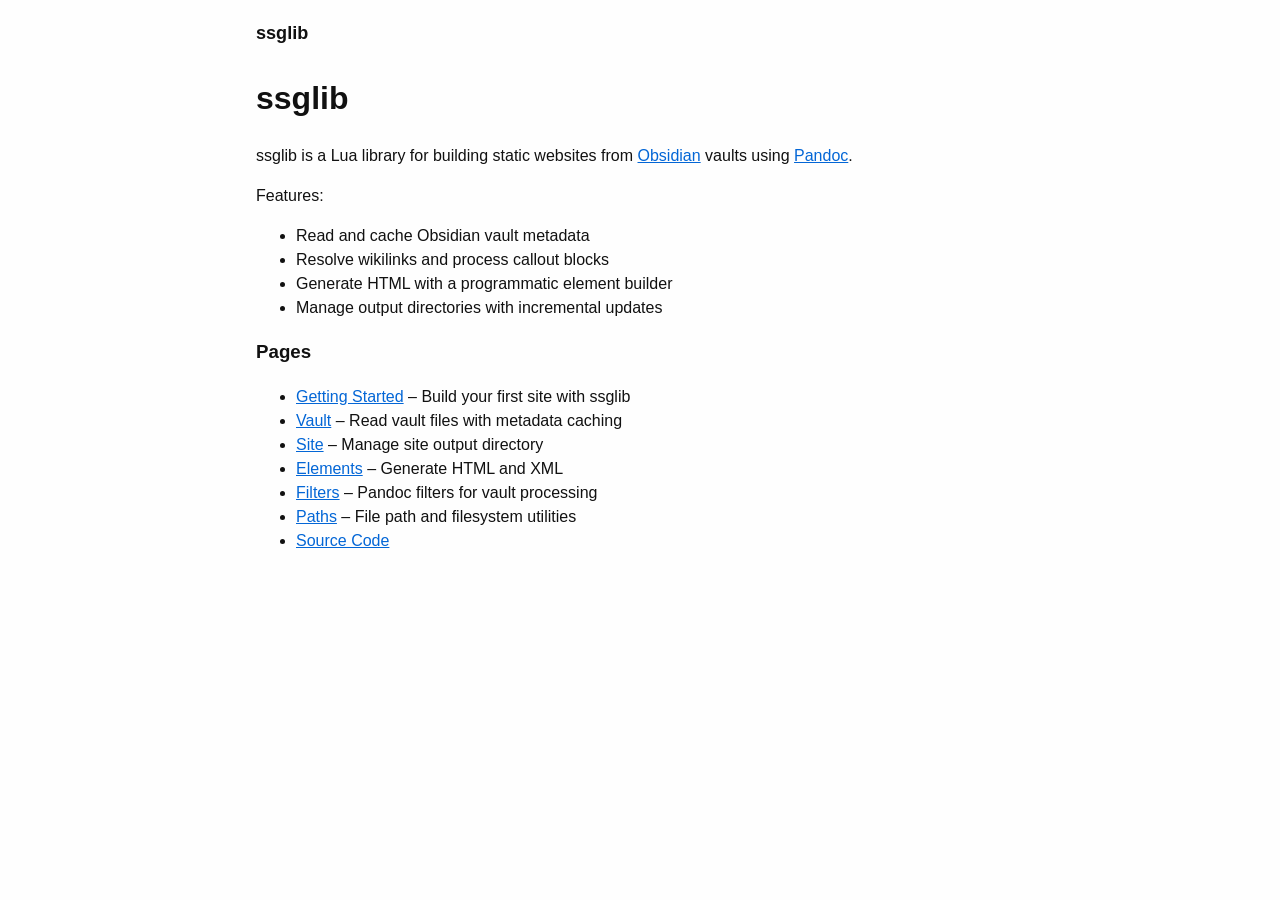
<file: docs/index.html>
<!DOCTYPE html>
<html lang="en">
<head>
<meta charset="utf-8">
<meta content="width=device-width, initial-scale=1.0" name="viewport">
<style>*, *::before, *::after { box-sizing: border-box; }
body {
  color: #111;
  background-color: #fefefe;
  max-width: 50rem;
  padding: 0 1rem 1rem 1rem;
  margin: 0 auto;
  font-family: -apple-system, BlinkMacSystemFont, "Segoe UI", Roboto, Oxygen, Ubuntu, sans-serif;
  line-height: 1.5;
}
nav.top ul { display: flex; flex-wrap: wrap; list-style: none; margin: 0; padding: 0; align-items: end; }
nav.top li:not(:first-child)::before { display: inline-block; margin: 0 0.25rem; content: "|"; }
nav.top li:first-child { font-weight: bold; font-size: 1.13em; }
nav.top a { text-decoration: none; }
nav.top a:hover { text-decoration: underline; }
body > header { margin-top: 1.25rem; margin-bottom: 1.7rem; }
a { color: #0366d6; }
a:hover { color: #0550ae; }
pre { background-color: #f6f8fa; padding: 1em; overflow-x: auto; border-radius: 6px; }
code { font-size: 0.9em; }
:not(pre) > code { background-color: #f6f8fa; padding: 0.15em 0.3em; border-radius: 3px; }
article > h1 { margin-bottom: 0.5rem; }
.callout { border-left: 3px solid #d0d7de; padding: 0.5em 1em; margin: 1em 0; }
.callout-note { border-left-color: #0366d6; }
.callout-warning { border-left-color: #d29922; }
</style>
<title>ssglib</title>
</head>
<body>
<header><nav class="top">
<ul>
<li>ssglib</li>
</ul>
</nav></header>
<main>
<header>
<h1>ssglib</h1>
</header>
<p>ssglib is a Lua library for building static websites from <a
href="https://obsidian.md">Obsidian</a> vaults using <a
href="https://pandoc.org">Pandoc</a>.</p>
<p>Features:</p>
<ul>
<li>Read and cache Obsidian vault metadata</li>
<li>Resolve wikilinks and process callout blocks</li>
<li>Generate HTML with a programmatic element builder</li>
<li>Manage output directories with incremental updates</li>
</ul>
<h3>Pages</h3>
<ul>
<li><a href="/ssglib/getting-started/">Getting Started</a> – Build your
first site with ssglib</li>
<li><a href="/ssglib/vault/">Vault</a> – Read vault files with metadata
caching</li>
<li><a href="/ssglib/site/">Site</a> – Manage site output directory</li>
<li><a href="/ssglib/elements/">Elements</a> – Generate HTML and
XML</li>
<li><a href="/ssglib/filters/">Filters</a> – Pandoc filters for vault
processing</li>
<li><a href="/ssglib/paths/">Paths</a> – File path and filesystem
utilities</li>
<li><a href="https://github.com/garyburd/ssglib">Source Code</a></li>
</ul></main>
</body>
</html>
</file>
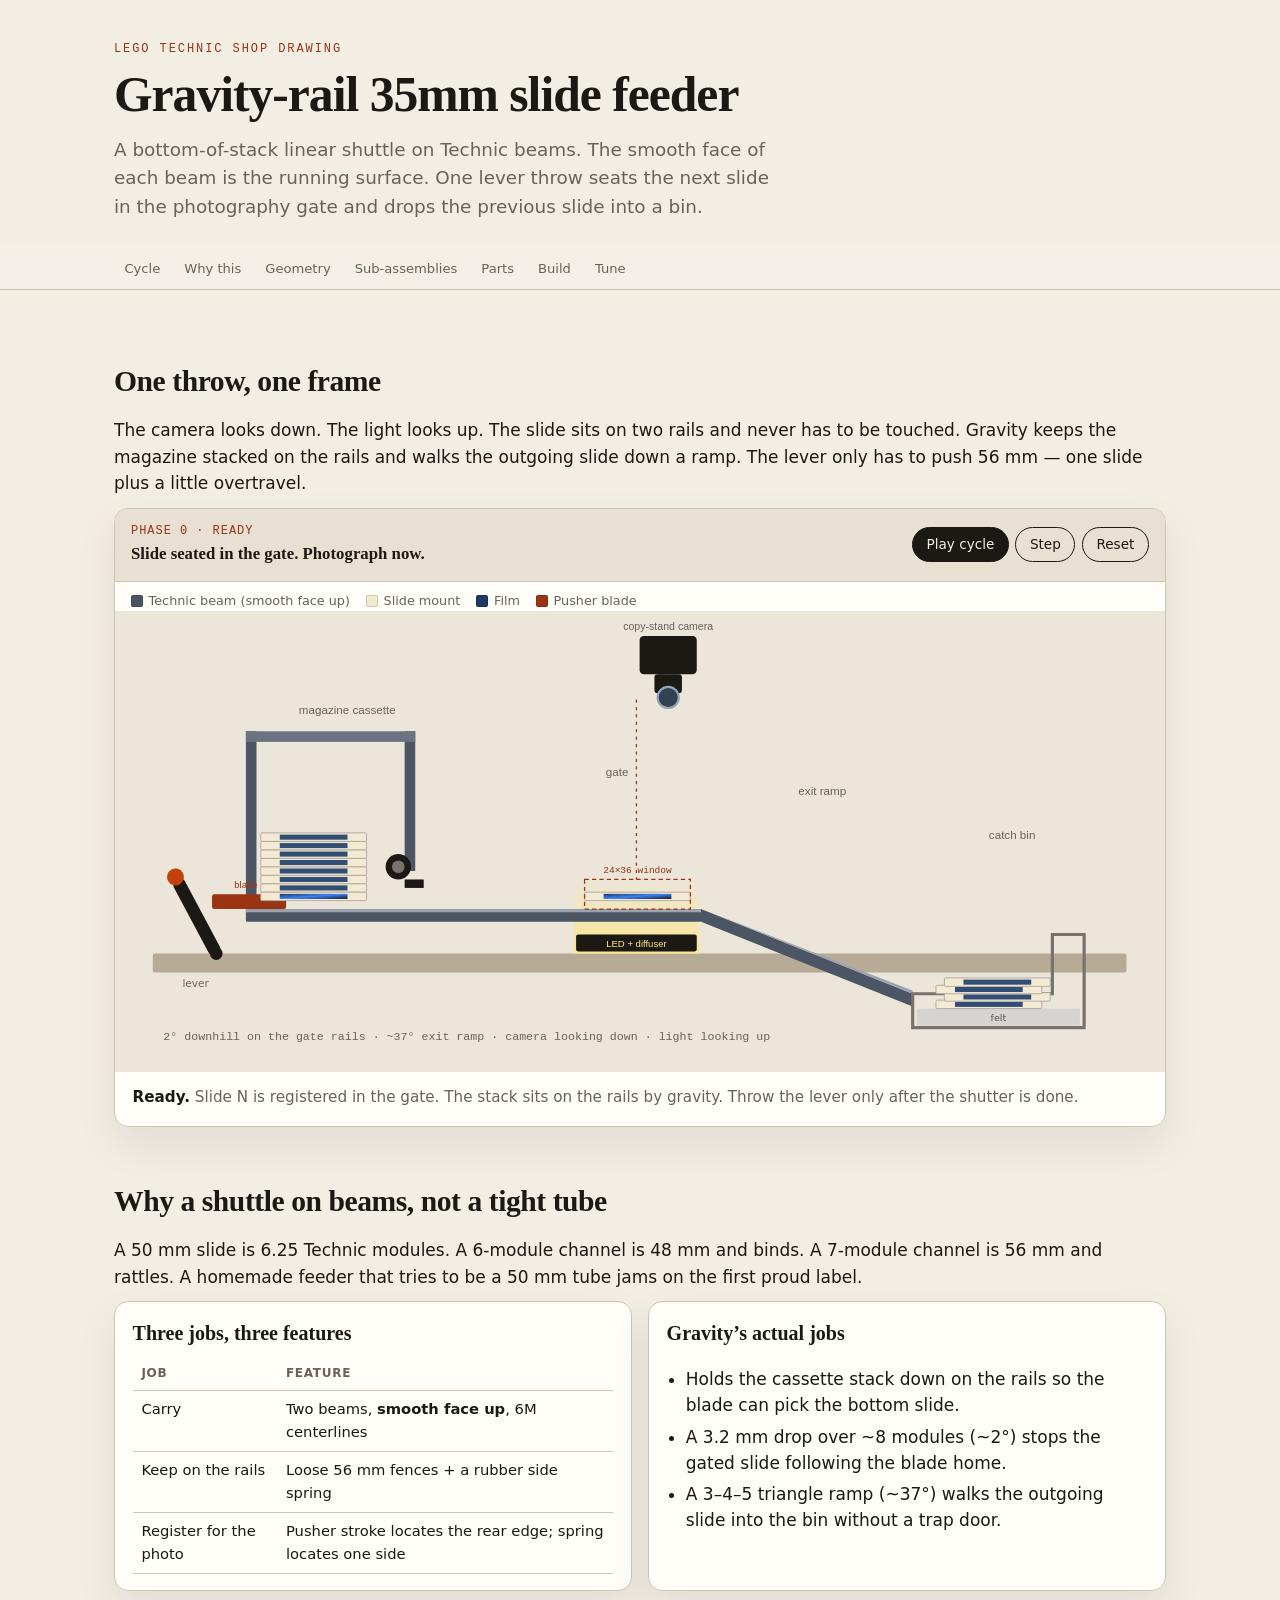
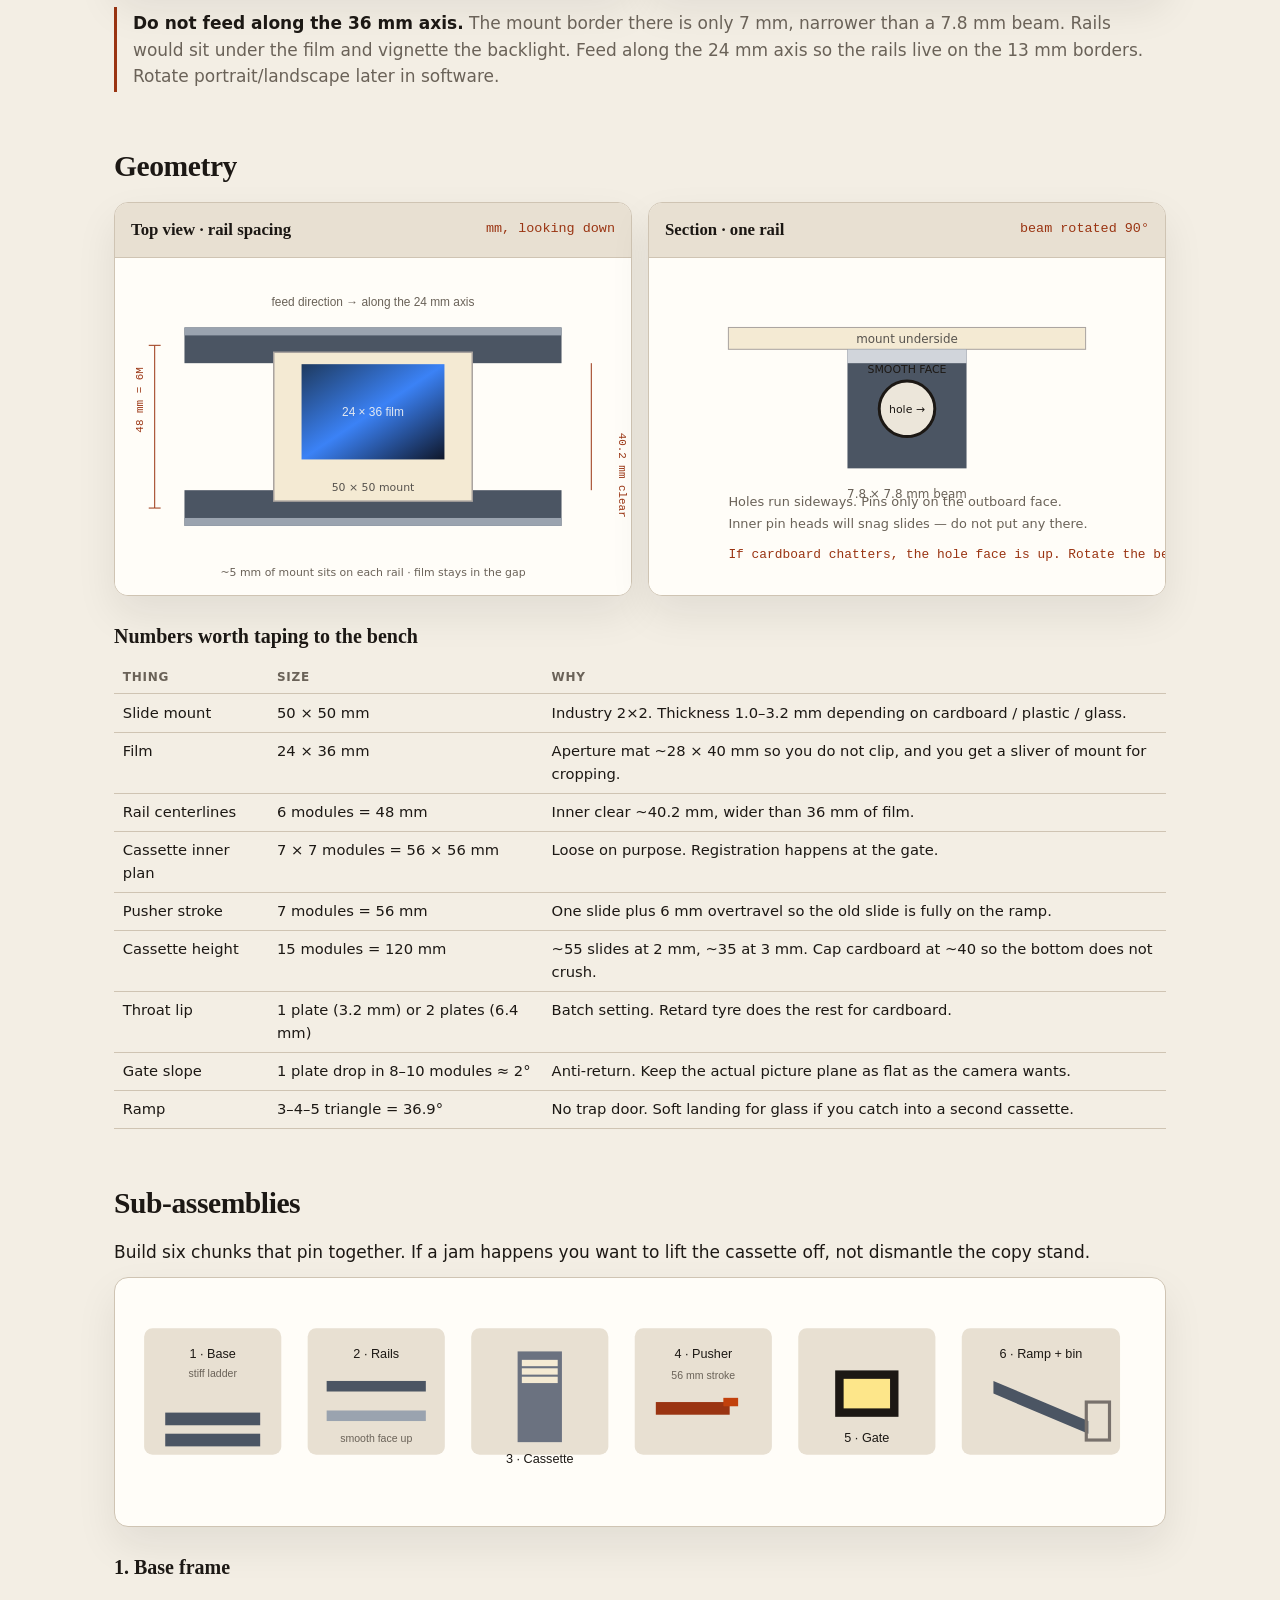
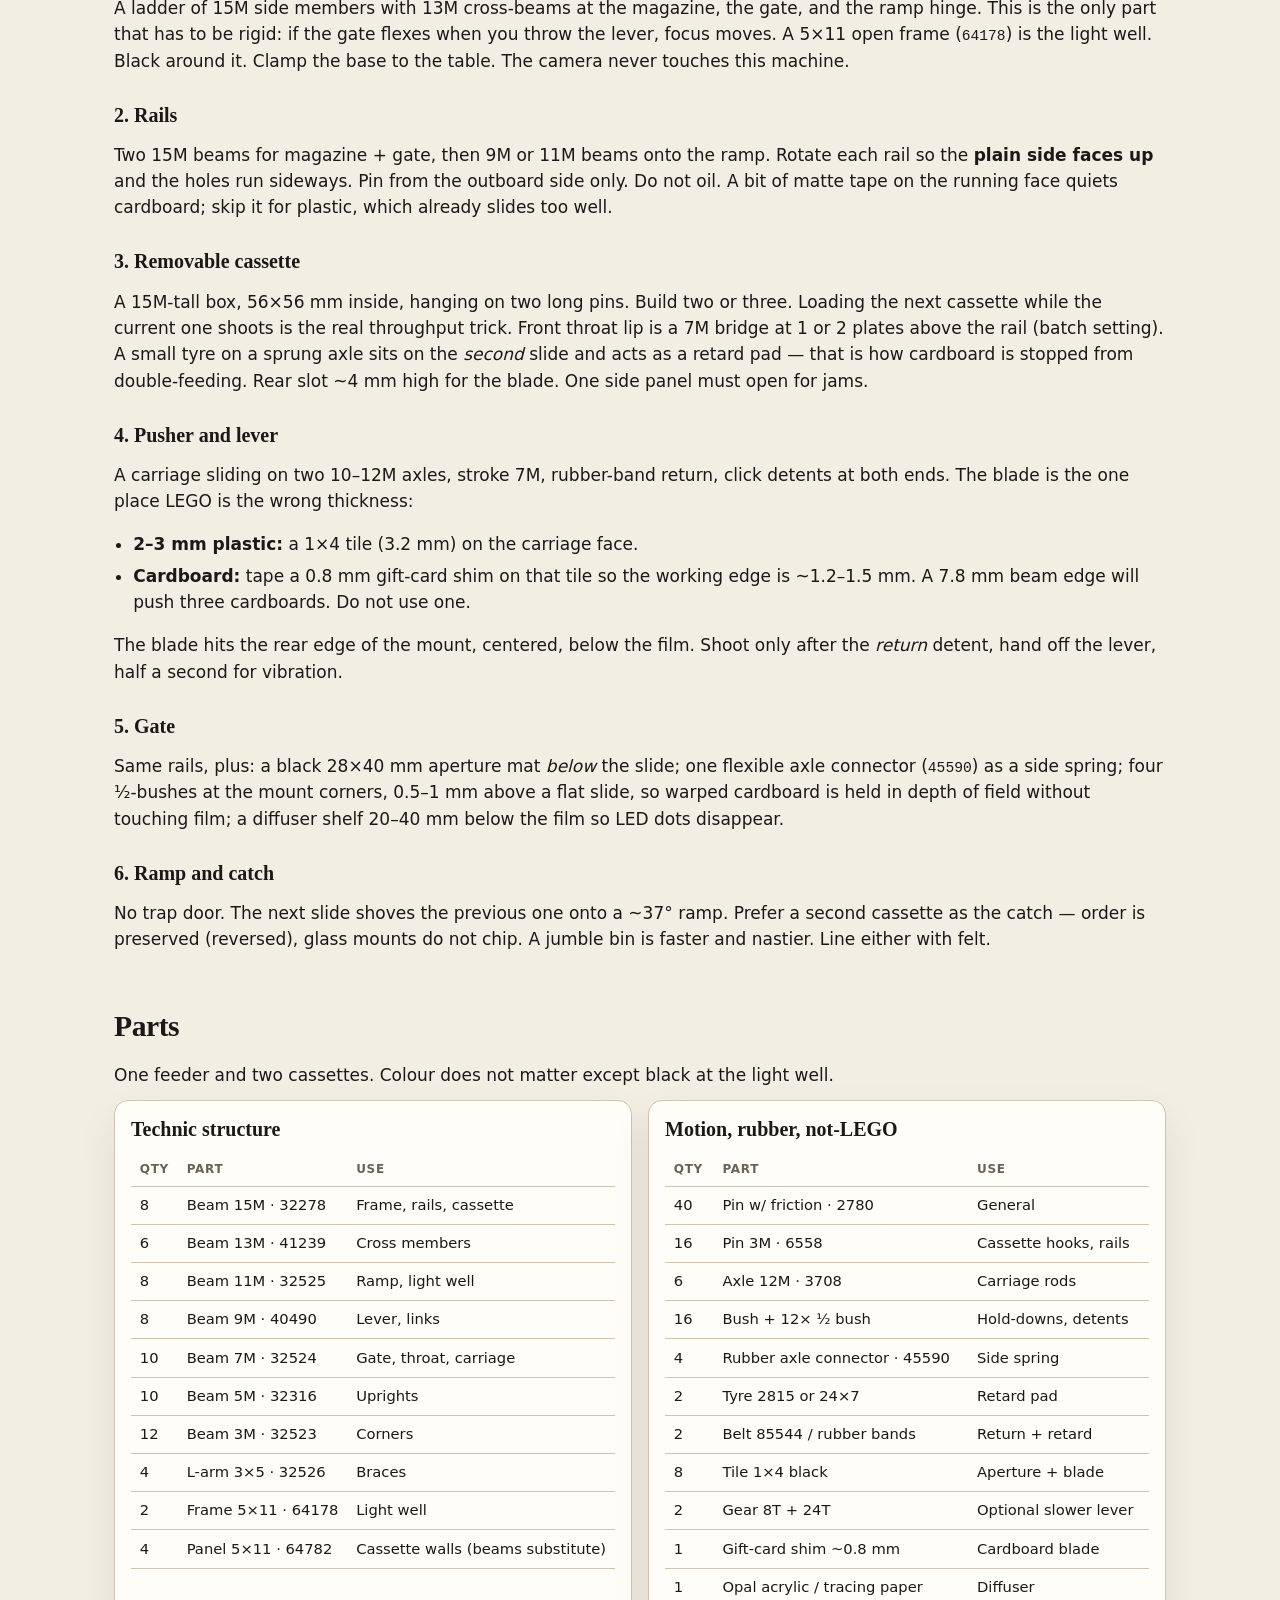
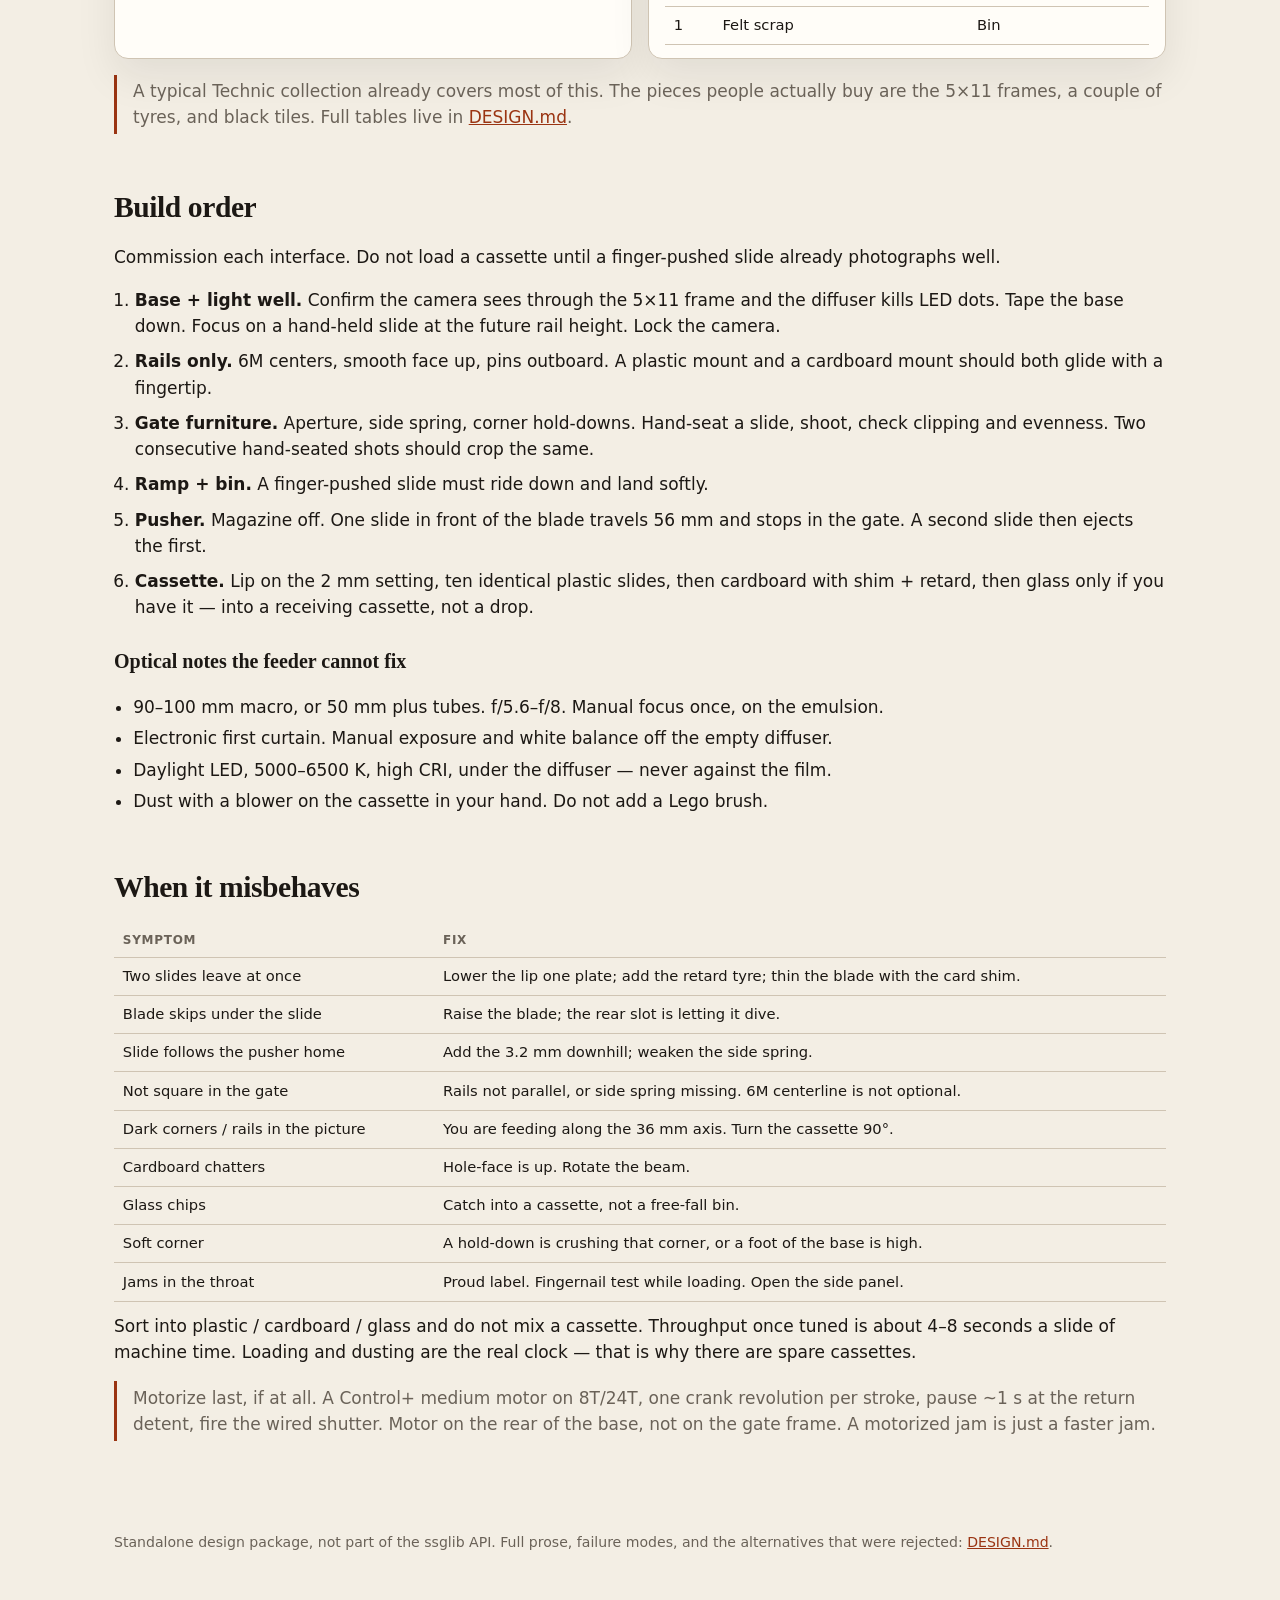
<file: slide-feeder/index.html>
<!DOCTYPE html>
<html lang="en">
<head>
  <meta charset="utf-8">
  <meta name="viewport" content="width=device-width, initial-scale=1">
  <title>Gravity-rail 35mm slide feeder — LEGO Technic</title>
  <link rel="icon" href="data:image/svg+xml,%3Csvg xmlns='http://www.w3.org/2000/svg' viewBox='0 0 16 16'%3E%3Crect fill='%239a3412' width='16' height='16' rx='3'/%3E%3Crect fill='%23f4ead3' x='4' y='5' width='8' height='6'/%3E%3C/svg%3E">
  <style>
    :root {
      --paper: #f3eee4;
      --paper-2: #e8e0d2;
      --ink: #1c1814;
      --muted: #6a6258;
      --line: #cfc4b3;
      --accent: #9a3412;
      --accent-2: #c2410c;
      --beam: #4b5563;
      --beam-2: #6b7280;
      --slide: #f4ead3;
      --slide-edge: #c4b394;
      --film: #1e3a5f;
      --ok: #3f6212;
      --warn: #92400e;
      --shadow: 0 18px 40px rgba(28, 24, 20, 0.08);
      --mono: ui-monospace, "SF Mono", Menlo, Consolas, monospace;
      --sans: ui-sans-serif, system-ui, -apple-system, "Segoe UI", sans-serif;
      --serif: "Iowan Old Style", "Palatino Linotype", Palatino, Georgia, serif;
    }
    * { box-sizing: border-box; }
    html { scroll-behavior: smooth; }
    body {
      margin: 0;
      background: var(--paper);
      color: var(--ink);
      font-family: var(--sans);
      font-size: 17px;
      line-height: 1.55;
    }
    header.hero {
      padding: 2.5rem 1.5rem 1.5rem;
      max-width: 1100px;
      margin: 0 auto;
    }
    header.hero p.kicker {
      font-family: var(--mono);
      font-size: 12px;
      letter-spacing: 0.16em;
      text-transform: uppercase;
      color: var(--accent);
      margin: 0 0 0.6rem;
    }
    h1 {
      font-family: var(--serif);
      font-weight: 600;
      font-size: clamp(2rem, 5vw, 3.1rem);
      line-height: 1.1;
      margin: 0 0 0.8rem;
      letter-spacing: -0.02em;
    }
    .lede {
      font-size: 1.15rem;
      color: var(--muted);
      max-width: 42rem;
      margin: 0;
    }
    nav.toc {
      position: sticky;
      top: 0;
      z-index: 20;
      background: color-mix(in srgb, var(--paper) 88%, white);
      backdrop-filter: blur(10px);
      border-bottom: 1px solid var(--line);
    }
    nav.toc ul {
      display: flex;
      gap: 0.2rem;
      list-style: none;
      margin: 0 auto;
      padding: 0.55rem 1.5rem;
      max-width: 1100px;
      overflow-x: auto;
    }
    nav.toc a {
      color: var(--muted);
      text-decoration: none;
      font-size: 0.82rem;
      padding: 0.35rem 0.65rem;
      border-radius: 999px;
      white-space: nowrap;
    }
    nav.toc a:hover { color: var(--ink); background: var(--paper-2); }
    main {
      max-width: 1100px;
      margin: 0 auto;
      padding: 1.5rem;
    }
    section { margin: 2.8rem 0 3.2rem; }
    h2 {
      font-family: var(--serif);
      font-size: 1.85rem;
      margin: 0 0 0.8rem;
      letter-spacing: -0.015em;
    }
    h3 {
      font-family: var(--serif);
      font-size: 1.25rem;
      margin: 1.6rem 0 0.5rem;
    }
    p { margin: 0.7rem 0; }
    a { color: var(--accent); }
    .panel {
      background: #fffdf8;
      border: 1px solid var(--line);
      border-radius: 14px;
      box-shadow: var(--shadow);
      overflow: hidden;
    }
    .panel-head {
      display: flex;
      flex-wrap: wrap;
      gap: 0.7rem;
      align-items: center;
      justify-content: space-between;
      padding: 0.85rem 1rem;
      border-bottom: 1px solid var(--line);
      background: var(--paper-2);
    }
    .panel-head h3 { margin: 0; font-size: 1.05rem; }
    .phase-label {
      font-family: var(--mono);
      font-size: 12px;
      letter-spacing: 0.08em;
      text-transform: uppercase;
      color: var(--accent);
    }
    .controls { display: flex; gap: 0.4rem; flex-wrap: wrap; }
    button {
      font: inherit;
      font-size: 0.85rem;
      border: 1px solid var(--ink);
      background: var(--ink);
      color: var(--paper);
      border-radius: 999px;
      padding: 0.35rem 0.85rem;
      cursor: pointer;
    }
    button.ghost {
      background: transparent;
      color: var(--ink);
    }
    button:hover { opacity: 0.88; }
    .stage { padding: 0.4rem 0.4rem 0; background: #ece6da; }
    svg.machine { display: block; width: 100%; height: auto; }
    .caption {
      padding: 0.85rem 1.1rem 1.05rem;
      color: var(--muted);
      font-size: 0.95rem;
    }
    .caption strong { color: var(--ink); }
    .grid-2 {
      display: grid;
      grid-template-columns: 1fr 1fr;
      gap: 1rem;
    }
    @media (max-width: 820px) { .grid-2 { grid-template-columns: 1fr; } }
    table {
      width: 100%;
      border-collapse: collapse;
      font-size: 0.92rem;
    }
    th, td {
      text-align: left;
      padding: 0.45rem 0.55rem;
      border-bottom: 1px solid var(--line);
      vertical-align: top;
    }
    th { font-size: 0.75rem; letter-spacing: 0.06em; text-transform: uppercase; color: var(--muted); font-weight: 600; }
    .callout {
      border-left: 3px solid var(--accent);
      padding: 0.2rem 0 0.2rem 1rem;
      margin: 1rem 0;
      color: var(--muted);
    }
    .callout strong { color: var(--ink); }
    ul.plain { padding-left: 1.2rem; }
    ul.plain li { margin: 0.3rem 0; }
    .dims { font-family: var(--mono); font-size: 0.84rem; color: var(--accent); }
    footer {
      max-width: 1100px;
      margin: 0 auto;
      padding: 1rem 1.5rem 3rem;
      color: var(--muted);
      font-size: 0.88rem;
    }
    code { font-family: var(--mono); font-size: 0.86em; }
    .legend {
      display: flex;
      gap: 1rem;
      flex-wrap: wrap;
      font-size: 0.8rem;
      color: var(--muted);
      padding: 0.6rem 1rem 0;
    }
    .legend span { display: flex; align-items: center; gap: 0.35rem; }
    .swatch {
      width: 12px; height: 12px; border-radius: 2px;
      border: 1px solid rgba(0,0,0,0.15);
    }
    ol.build { padding-left: 1.3rem; }
    ol.build li { margin: 0.55rem 0; }
  </style>
</head>
<body>
  <header class="hero">
    <p class="kicker">LEGO Technic shop drawing</p>
    <h1>Gravity-rail 35mm slide feeder</h1>
    <p class="lede">
      A bottom-of-stack linear shuttle on Technic beams. The smooth face of each beam is the running surface.
      One lever throw seats the next slide in the photography gate and drops the previous slide into a bin.
    </p>
  </header>
  <nav class="toc">
    <ul>
      <li><a href="#cycle">Cycle</a></li>
      <li><a href="#why">Why this</a></li>
      <li><a href="#geometry">Geometry</a></li>
      <li><a href="#sub">Sub-assemblies</a></li>
      <li><a href="#bom">Parts</a></li>
      <li><a href="#build">Build</a></li>
      <li><a href="#tune">Tune</a></li>
    </ul>
  </nav>
  <main>
    <section id="cycle">
      <h2>One throw, one frame</h2>
      <p>
        The camera looks down. The light looks up. The slide sits on two rails and never has to be touched.
        Gravity keeps the magazine stacked on the rails and walks the outgoing slide down a ramp.
        The lever only has to push 56&nbsp;mm — one slide plus a little overtravel.
      </p>
      <div class="panel">
        <div class="panel-head">
          <div>
            <div class="phase-label" id="phaseTag">Phase 0 · ready</div>
            <h3 id="phaseTitle">Slide seated in the gate. Photograph now.</h3>
          </div>
          <div class="controls">
            <button type="button" id="btnPlay">Play cycle</button>
            <button type="button" class="ghost" id="btnStep">Step</button>
            <button type="button" class="ghost" id="btnReset">Reset</button>
          </div>
        </div>
        <div class="legend">
          <span><i class="swatch" style="background:#4b5563"></i> Technic beam (smooth face up)</span>
          <span><i class="swatch" style="background:#f4ead3"></i> Slide mount</span>
          <span><i class="swatch" style="background:#1e3a5f"></i> Film</span>
          <span><i class="swatch" style="background:#9a3412"></i> Pusher blade</span>
        </div>
        <div class="stage">
          <svg class="machine" id="machine" viewBox="0 0 980 430" role="img" aria-label="Side view of the slide feeder">
            <defs>
              <linearGradient id="gLight" x1="0" y1="1" x2="0" y2="0">
                <stop offset="0" stop-color="#fde68a" stop-opacity="0.95"/>
                <stop offset="1" stop-color="#fde68a" stop-opacity="0"/>
              </linearGradient>
              <linearGradient id="gFilm" x1="0" y1="0" x2="1" y2="1">
                <stop offset="0" stop-color="#1e3a5f"/>
                <stop offset="0.5" stop-color="#3b82f6"/>
                <stop offset="1" stop-color="#0f172a"/>
              </linearGradient>
              <filter id="soft" x="-20%" y="-20%" width="140%" height="140%">
                <feDropShadow dx="0" dy="1" stdDeviation="1.2" flood-color="#1c1814" flood-opacity="0.18"/>
              </filter>
            </defs>
            <!-- table -->
            <rect x="0" y="0" width="980" height="430" fill="#ece6da"/>
            <rect x="30" y="318" width="920" height="18" rx="2" fill="#b7ab96"/>
            <text x="40" y="400" fill="#6a6258" font-size="11" font-family="ui-monospace,monospace">2° downhill on the gate rails  ·  ~37° exit ramp  ·  camera looking down  ·  light looking up</text>

            <!-- light well -->
            <rect id="lightGlow" x="428" y="248" width="118" height="70" fill="url(#gLight)"/>
            <rect x="430" y="300" width="114" height="16" rx="2" fill="#1c1814"/>
            <text x="487" y="312" fill="#fde68a" font-size="9" text-anchor="middle" font-family="ui-sans-serif,sans-serif">LED + diffuser</text>

            <!-- camera -->
            <g id="camera" transform="translate(470,18)">
              <rect x="20" y="0" width="54" height="36" rx="4" fill="#1c1814"/>
              <rect x="34" y="36" width="26" height="18" rx="3" fill="#1c1814"/>
              <circle cx="47" cy="58" r="10" fill="#334155" stroke="#94a3b8" stroke-width="2"/>
              <text x="47" y="-6" fill="#6a6258" font-size="10" text-anchor="middle" font-family="ui-sans-serif,sans-serif">copy-stand camera</text>
            </g>
            <line x1="487" y1="78" x2="487" y2="248" stroke="#9a3412" stroke-dasharray="3 4" stroke-width="1.2"/>

            <!-- labels -->
            <text x="168" y="92" fill="#6a6258" font-size="11" font-family="ui-sans-serif,sans-serif">magazine cassette</text>
            <text x="458" y="150" fill="#6a6258" font-size="11" font-family="ui-sans-serif,sans-serif">gate</text>
            <text x="640" y="168" fill="#6a6258" font-size="11" font-family="ui-sans-serif,sans-serif">exit ramp</text>
            <text x="820" y="210" fill="#6a6258" font-size="11" font-family="ui-sans-serif,sans-serif">catch bin</text>

            <!-- magazine walls -->
            <rect x="118" y="108" width="10" height="168" fill="#4b5563"/>
            <rect x="268" y="108" width="10" height="132" fill="#4b5563"/>
            <rect x="118" y="108" width="160" height="10" fill="#6b7280"/>
            <!-- throat lip -->
            <rect id="lip" x="268" y="248" width="18" height="8" fill="#1c1814"/>

            <!-- rails: magazine+gate -->
            <rect x="118" y="276" width="430" height="12" rx="1" fill="#4b5563"/>
            <rect x="118" y="276" width="430" height="3" fill="#9aa3af"/>
            <!-- ramp -->
            <polygon points="548,276 548,288 748,368 748,356" fill="#4b5563"/>
            <polygon points="548,276 748,356 748,353 548,276" fill="#9aa3af"/>

            <!-- bin -->
            <path d="M748 356 L748 388 L910 388 L910 300 L880 300 L880 356 Z" fill="none" stroke="#78716c" stroke-width="3"/>
            <rect x="752" y="370" width="154" height="16" fill="#d6d3d1"/>
            <text x="829" y="382" fill="#57534e" font-size="9" text-anchor="middle">felt</text>

            <!-- retard tyre -->
            <g id="retard" transform="translate(262,236)">
              <circle r="12" fill="#1c1814"/>
              <circle r="6" fill="#78716c"/>
            </g>

            <!-- pusher -->
            <g id="pusher">
              <rect x="86" y="262" width="70" height="14" rx="2" fill="#9a3412"/>
              <rect x="148" y="256" width="18" height="8" fill="#c2410c"/>
              <text x="118" y="256" fill="#9a3412" font-size="9" text-anchor="middle" font-family="ui-sans-serif,sans-serif">blade</text>
            </g>

            <!-- lever -->
            <g id="lever" transform="translate(90,318)">
              <circle r="6" fill="#1c1814"/>
              <rect id="leverArm" x="-6" y="-78" width="12" height="78" rx="4" fill="#1c1814" transform="rotate(-28)"/>
              <circle id="leverKnob" cx="0" cy="0" r="8" fill="#c2410c" transform="rotate(-28) translate(0,-82)"/>
            </g>
            <text x="58" y="350" fill="#6a6258" font-size="10">lever</text>

            <!-- slides live in #slides -->
            <g id="slides"></g>

            <!-- aperture outline -->
            <rect x="438" y="248" width="100" height="28" fill="none" stroke="#9a3412" stroke-width="1.2" stroke-dasharray="4 3"/>
            <text x="488" y="242" fill="#9a3412" font-size="9" text-anchor="middle" font-family="ui-monospace,monospace">24×36 window</text>
          </svg>
        </div>
        <div class="caption" id="phaseCaption">
          <strong>Ready.</strong> Slide N is registered in the gate. The stack sits on the rails by gravity. Throw the lever only after the shutter is done.
        </div>
      </div>
    </section>

    <section id="why">
      <h2>Why a shuttle on beams, not a tight tube</h2>
      <p>
        A 50&nbsp;mm slide is 6.25 Technic modules. A 6-module channel is 48&nbsp;mm and binds.
        A 7-module channel is 56&nbsp;mm and rattles. A homemade feeder that tries to be a 50&nbsp;mm
        tube jams on the first proud label.
      </p>
      <div class="grid-2">
        <div class="panel" style="padding:1rem 1.1rem">
          <h3 style="margin-top:0">Three jobs, three features</h3>
          <table>
            <thead><tr><th>Job</th><th>Feature</th></tr></thead>
            <tbody>
              <tr><td>Carry</td><td>Two beams, <strong>smooth face up</strong>, 6M centerlines</td></tr>
              <tr><td>Keep on the rails</td><td>Loose 56&nbsp;mm fences + a rubber side spring</td></tr>
              <tr><td>Register for the photo</td><td>Pusher stroke locates the rear edge; spring locates one side</td></tr>
            </tbody>
          </table>
        </div>
        <div class="panel" style="padding:1rem 1.1rem">
          <h3 style="margin-top:0">Gravity’s actual jobs</h3>
          <ul class="plain">
            <li>Holds the cassette stack down on the rails so the blade can pick the bottom slide.</li>
            <li>A 3.2&nbsp;mm drop over ~8 modules (~2°) stops the gated slide following the blade home.</li>
            <li>A 3–4–5 triangle ramp (~37°) walks the outgoing slide into the bin without a trap door.</li>
          </ul>
        </div>
      </div>
      <p class="callout">
        <strong>Do not feed along the 36&nbsp;mm axis.</strong>
        The mount border there is only 7&nbsp;mm, narrower than a 7.8&nbsp;mm beam.
        Rails would sit under the film and vignette the backlight.
        Feed along the 24&nbsp;mm axis so the rails live on the 13&nbsp;mm borders.
        Rotate portrait/landscape later in software.
      </p>
    </section>

    <section id="geometry">
      <h2>Geometry</h2>
      <div class="grid-2">
        <div class="panel">
          <div class="panel-head"><h3>Top view · rail spacing</h3><span class="dims">mm, looking down</span></div>
          <svg viewBox="0 0 520 340" class="machine" aria-label="Top view of rails and slide">
            <defs>
              <linearGradient id="gFilmTop" x1="0" y1="0" x2="1" y2="1">
                <stop offset="0" stop-color="#1e3a5f"/>
                <stop offset="0.5" stop-color="#3b82f6"/>
                <stop offset="1" stop-color="#0f172a"/>
              </linearGradient>
            </defs>
            <rect width="520" height="340" fill="#fffdf8"/>
            <!-- rails -->
            <rect x="70" y="70" width="380" height="36" fill="#4b5563"/>
            <rect x="70" y="70" width="380" height="8" fill="#9aa3af"/>
            <rect x="70" y="234" width="380" height="36" fill="#4b5563"/>
            <rect x="70" y="262" width="380" height="8" fill="#9aa3af"/>
            <!-- slide -->
            <g transform="translate(160,95)">
              <rect width="200" height="150" fill="#f4ead3" stroke="#a8a29e" stroke-width="1.5"/>
              <rect x="28" y="12" width="144" height="96" fill="url(#gFilmTop)"/>
              <text x="100" y="64" fill="#e2e8f0" font-size="12" text-anchor="middle" font-family="ui-sans-serif,sans-serif">24 × 36 film</text>
              <text x="100" y="140" fill="#57534e" font-size="11" text-anchor="middle">50 × 50 mount</text>
            </g>
            <!-- dim: centerlines -->
            <line x1="40" y1="88" x2="40" y2="252" stroke="#9a3412" stroke-width="1"/>
            <polyline points="34,88 40,88 46,88" stroke="#9a3412" fill="none"/>
            <polyline points="34,252 40,252 46,252" stroke="#9a3412" fill="none"/>
            <text x="28" y="176" fill="#9a3412" font-size="11" transform="rotate(-90 28,176)" font-family="ui-monospace,monospace">48 mm = 6M</text>
            <!-- dim inner clear -->
            <line x1="480" y1="106" x2="480" y2="234" stroke="#9a3412" stroke-width="1"/>
            <text x="508" y="176" fill="#9a3412" font-size="11" transform="rotate(90 508,176)" font-family="ui-monospace,monospace">40.2 mm clear</text>
            <text x="260" y="48" fill="#6a6258" font-size="12" text-anchor="middle" font-family="ui-sans-serif,sans-serif">feed direction → along the 24 mm axis</text>
            <text x="260" y="320" fill="#6a6258" font-size="11" text-anchor="middle">~5 mm of mount sits on each rail · film stays in the gap</text>
          </svg>
        </div>
        <div class="panel">
          <div class="panel-head"><h3>Section · one rail</h3><span class="dims">beam rotated 90°</span></div>
          <svg viewBox="0 0 520 340" class="machine" aria-label="Cross section of a Technic rail">
            <rect width="520" height="340" fill="#fffdf8"/>
            <!-- slide remnant -->
            <rect x="80" y="70" width="360" height="22" fill="#f4ead3" stroke="#a8a29e"/>
            <text x="260" y="86" fill="#57534e" font-size="12" text-anchor="middle">mount underside</text>
            <!-- beam -->
            <g transform="translate(200,92)">
              <rect x="0" y="0" width="120" height="120" fill="#4b5563"/>
              <rect x="0" y="0" width="120" height="14" fill="#d1d5db"/>
              <text x="60" y="24" fill="#1c1814" font-size="11" text-anchor="middle">SMOOTH FACE</text>
              <circle cx="60" cy="60" r="28" fill="#ece6da" stroke="#1c1814" stroke-width="3"/>
              <text x="60" y="64" fill="#1c1814" font-size="11" text-anchor="middle">hole →</text>
              <text x="60" y="150" fill="#6a6258" font-size="12" text-anchor="middle">7.8 × 7.8 mm beam</text>
            </g>
            <text x="80" y="250" fill="#6a6258" font-size="13">Holes run sideways. Pins only on the outboard face.</text>
            <text x="80" y="272" fill="#6a6258" font-size="13">Inner pin heads will snag slides — do not put any there.</text>
            <text x="80" y="302" fill="#9a3412" font-size="13" font-family="ui-monospace,monospace">If cardboard chatters, the hole face is up. Rotate the beam.</text>
          </svg>
        </div>
      </div>

      <h3>Numbers worth taping to the bench</h3>
      <table>
        <thead><tr><th>Thing</th><th>Size</th><th>Why</th></tr></thead>
        <tbody>
          <tr><td>Slide mount</td><td>50 × 50 mm</td><td>Industry 2×2. Thickness 1.0–3.2 mm depending on cardboard / plastic / glass.</td></tr>
          <tr><td>Film</td><td>24 × 36 mm</td><td>Aperture mat ~28 × 40 mm so you do not clip, and you get a sliver of mount for cropping.</td></tr>
          <tr><td>Rail centerlines</td><td>6 modules = 48 mm</td><td>Inner clear ~40.2 mm, wider than 36 mm of film.</td></tr>
          <tr><td>Cassette inner plan</td><td>7 × 7 modules = 56 × 56 mm</td><td>Loose on purpose. Registration happens at the gate.</td></tr>
          <tr><td>Pusher stroke</td><td>7 modules = 56 mm</td><td>One slide plus 6 mm overtravel so the old slide is fully on the ramp.</td></tr>
          <tr><td>Cassette height</td><td>15 modules = 120 mm</td><td>~55 slides at 2 mm, ~35 at 3 mm. Cap cardboard at ~40 so the bottom does not crush.</td></tr>
          <tr><td>Throat lip</td><td>1 plate (3.2 mm) or 2 plates (6.4 mm)</td><td>Batch setting. Retard tyre does the rest for cardboard.</td></tr>
          <tr><td>Gate slope</td><td>1 plate drop in 8–10 modules ≈ 2°</td><td>Anti-return. Keep the actual picture plane as flat as the camera wants.</td></tr>
          <tr><td>Ramp</td><td>3–4–5 triangle = 36.9°</td><td>No trap door. Soft landing for glass if you catch into a second cassette.</td></tr>
        </tbody>
      </table>
    </section>

    <section id="sub">
      <h2>Sub-assemblies</h2>
      <p>Build six chunks that pin together. If a jam happens you want to lift the cassette off, not dismantle the copy stand.</p>
      <div class="panel" style="padding:0.5rem">
        <svg viewBox="0 0 980 220" class="machine" aria-label="Exploded strip of sub-assemblies">
          <rect width="980" height="220" fill="#fffdf8"/>
          <g font-family="ui-sans-serif,sans-serif">
            <g transform="translate(20,40)">
              <rect width="130" height="120" rx="8" fill="#e8e0d2"/>
              <rect x="20" y="80" width="90" height="12" fill="#4b5563"/>
              <rect x="20" y="100" width="90" height="12" fill="#4b5563"/>
              <text x="65" y="28" text-anchor="middle" font-size="12" fill="#1c1814">1 · Base</text>
              <text x="65" y="46" text-anchor="middle" font-size="10" fill="#6a6258">stiff ladder</text>
            </g>
            <g transform="translate(175,40)">
              <rect width="130" height="120" rx="8" fill="#e8e0d2"/>
              <rect x="18" y="50" width="94" height="10" fill="#4b5563"/>
              <rect x="18" y="78" width="94" height="10" fill="#9aa3af"/>
              <text x="65" y="28" text-anchor="middle" font-size="12" fill="#1c1814">2 · Rails</text>
              <text x="65" y="108" text-anchor="middle" font-size="10" fill="#6a6258">smooth face up</text>
            </g>
            <g transform="translate(330,40)">
              <rect width="130" height="120" rx="8" fill="#e8e0d2"/>
              <rect x="44" y="22" width="42" height="86" fill="#6b7280"/>
              <rect x="48" y="30" width="34" height="6" fill="#f4ead3"/>
              <rect x="48" y="38" width="34" height="6" fill="#f4ead3"/>
              <rect x="48" y="46" width="34" height="6" fill="#f4ead3"/>
              <text x="65" y="128" text-anchor="middle" font-size="12" fill="#1c1814">3 · Cassette</text>
            </g>
            <g transform="translate(485,40)">
              <rect width="130" height="120" rx="8" fill="#e8e0d2"/>
              <rect x="20" y="70" width="70" height="12" fill="#9a3412"/>
              <rect x="84" y="66" width="14" height="8" fill="#c2410c"/>
              <text x="65" y="28" text-anchor="middle" font-size="12" fill="#1c1814">4 · Pusher</text>
              <text x="65" y="48" text-anchor="middle" font-size="10" fill="#6a6258">56 mm stroke</text>
            </g>
            <g transform="translate(640,40)">
              <rect width="130" height="120" rx="8" fill="#e8e0d2"/>
              <rect x="35" y="40" width="60" height="44" fill="#1c1814"/>
              <rect x="43" y="48" width="44" height="28" fill="#fde68a"/>
              <text x="65" y="108" text-anchor="middle" font-size="12" fill="#1c1814">5 · Gate</text>
            </g>
            <g transform="translate(795,40)">
              <rect width="150" height="120" rx="8" fill="#e8e0d2"/>
              <polygon points="30,50 30,62 120,100 120,88" fill="#4b5563"/>
              <rect x="118" y="70" width="22" height="36" fill="none" stroke="#78716c" stroke-width="3"/>
              <text x="75" y="28" text-anchor="middle" font-size="12" fill="#1c1814">6 · Ramp + bin</text>
            </g>
          </g>
        </svg>
      </div>

      <h3>1. Base frame</h3>
      <p>
        A ladder of 15M side members with 13M cross-beams at the magazine, the gate, and the ramp hinge.
        This is the only part that has to be rigid: if the gate flexes when you throw the lever, focus moves.
        A 5×11 open frame (<code>64178</code>) is the light well. Black around it. Clamp the base to the table.
        The camera never touches this machine.
      </p>

      <h3>2. Rails</h3>
      <p>
        Two 15M beams for magazine + gate, then 9M or 11M beams onto the ramp.
        Rotate each rail so the <strong>plain side faces up</strong> and the holes run sideways.
        Pin from the outboard side only. Do not oil. A bit of matte tape on the running face quiets cardboard;
        skip it for plastic, which already slides too well.
      </p>

      <h3>3. Removable cassette</h3>
      <p>
        A 15M-tall box, 56×56&nbsp;mm inside, hanging on two long pins. Build two or three.
        Loading the next cassette while the current one shoots is the real throughput trick.
        Front throat lip is a 7M bridge at 1 or 2 plates above the rail (batch setting).
        A small tyre on a sprung axle sits on the <em>second</em> slide and acts as a retard pad —
        that is how cardboard is stopped from double-feeding.
        Rear slot ~4&nbsp;mm high for the blade. One side panel must open for jams.
      </p>

      <h3>4. Pusher and lever</h3>
      <p>
        A carriage sliding on two 10–12M axles, stroke 7M, rubber-band return, click detents at both ends.
        The blade is the one place LEGO is the wrong thickness:
      </p>
      <ul class="plain">
        <li><strong>2–3&nbsp;mm plastic:</strong> a 1×4 tile (3.2&nbsp;mm) on the carriage face.</li>
        <li><strong>Cardboard:</strong> tape a 0.8&nbsp;mm gift-card shim on that tile so the working edge is ~1.2–1.5&nbsp;mm. A 7.8&nbsp;mm beam edge will push three cardboards. Do not use one.</li>
      </ul>
      <p>
        The blade hits the rear edge of the mount, centered, below the film.
        Shoot only after the <em>return</em> detent, hand off the lever, half a second for vibration.
      </p>

      <h3>5. Gate</h3>
      <p>
        Same rails, plus: a black 28×40&nbsp;mm aperture mat <em>below</em> the slide;
        one flexible axle connector (<code>45590</code>) as a side spring;
        four ½-bushes at the mount corners, 0.5–1&nbsp;mm above a flat slide, so warped cardboard is held in depth of field without touching film;
        a diffuser shelf 20–40&nbsp;mm below the film so LED dots disappear.
      </p>

      <h3>6. Ramp and catch</h3>
      <p>
        No trap door. The next slide shoves the previous one onto a ~37° ramp.
        Prefer a second cassette as the catch — order is preserved (reversed), glass mounts do not chip.
        A jumble bin is faster and nastier. Line either with felt.
      </p>
    </section>

    <section id="bom">
      <h2>Parts</h2>
      <p>One feeder and two cassettes. Colour does not matter except black at the light well.</p>
      <div class="grid-2">
        <div class="panel" style="padding:0.8rem 1rem">
          <h3 style="margin-top:0">Technic structure</h3>
          <table>
            <thead><tr><th>Qty</th><th>Part</th><th>Use</th></tr></thead>
            <tbody>
              <tr><td>8</td><td>Beam 15M · 32278</td><td>Frame, rails, cassette</td></tr>
              <tr><td>6</td><td>Beam 13M · 41239</td><td>Cross members</td></tr>
              <tr><td>8</td><td>Beam 11M · 32525</td><td>Ramp, light well</td></tr>
              <tr><td>8</td><td>Beam 9M · 40490</td><td>Lever, links</td></tr>
              <tr><td>10</td><td>Beam 7M · 32524</td><td>Gate, throat, carriage</td></tr>
              <tr><td>10</td><td>Beam 5M · 32316</td><td>Uprights</td></tr>
              <tr><td>12</td><td>Beam 3M · 32523</td><td>Corners</td></tr>
              <tr><td>4</td><td>L-arm 3×5 · 32526</td><td>Braces</td></tr>
              <tr><td>2</td><td>Frame 5×11 · 64178</td><td>Light well</td></tr>
              <tr><td>4</td><td>Panel 5×11 · 64782</td><td>Cassette walls (beams substitute)</td></tr>
            </tbody>
          </table>
        </div>
        <div class="panel" style="padding:0.8rem 1rem">
          <h3 style="margin-top:0">Motion, rubber, not-LEGO</h3>
          <table>
            <thead><tr><th>Qty</th><th>Part</th><th>Use</th></tr></thead>
            <tbody>
              <tr><td>40</td><td>Pin w/ friction · 2780</td><td>General</td></tr>
              <tr><td>16</td><td>Pin 3M · 6558</td><td>Cassette hooks, rails</td></tr>
              <tr><td>6</td><td>Axle 12M · 3708</td><td>Carriage rods</td></tr>
              <tr><td>16</td><td>Bush + 12× ½ bush</td><td>Hold-downs, detents</td></tr>
              <tr><td>4</td><td>Rubber axle connector · 45590</td><td>Side spring</td></tr>
              <tr><td>2</td><td>Tyre 2815 or 24×7</td><td>Retard pad</td></tr>
              <tr><td>2</td><td>Belt 85544 / rubber bands</td><td>Return + retard</td></tr>
              <tr><td>8</td><td>Tile 1×4 black</td><td>Aperture + blade</td></tr>
              <tr><td>2</td><td>Gear 8T + 24T</td><td>Optional slower lever</td></tr>
              <tr><td>1</td><td>Gift-card shim ~0.8 mm</td><td>Cardboard blade</td></tr>
              <tr><td>1</td><td>Opal acrylic / tracing paper</td><td>Diffuser</td></tr>
              <tr><td>1</td><td>Felt scrap</td><td>Bin</td></tr>
            </tbody>
          </table>
        </div>
      </div>
      <p class="callout">A typical Technic collection already covers most of this. The pieces people actually buy are the 5×11 frames, a couple of tyres, and black tiles. Full tables live in <a href="DESIGN.md">DESIGN.md</a>.</p>
    </section>

    <section id="build">
      <h2>Build order</h2>
      <p>Commission each interface. Do not load a cassette until a finger-pushed slide already photographs well.</p>
      <ol class="build">
        <li><strong>Base + light well.</strong> Confirm the camera sees through the 5×11 frame and the diffuser kills LED dots. Tape the base down. Focus on a hand-held slide at the future rail height. Lock the camera.</li>
        <li><strong>Rails only.</strong> 6M centers, smooth face up, pins outboard. A plastic mount and a cardboard mount should both glide with a fingertip.</li>
        <li><strong>Gate furniture.</strong> Aperture, side spring, corner hold-downs. Hand-seat a slide, shoot, check clipping and evenness. Two consecutive hand-seated shots should crop the same.</li>
        <li><strong>Ramp + bin.</strong> A finger-pushed slide must ride down and land softly.</li>
        <li><strong>Pusher.</strong> Magazine off. One slide in front of the blade travels 56&nbsp;mm and stops in the gate. A second slide then ejects the first.</li>
        <li><strong>Cassette.</strong> Lip on the 2&nbsp;mm setting, ten identical plastic slides, then cardboard with shim + retard, then glass only if you have it — into a receiving cassette, not a drop.</li>
      </ol>
      <h3>Optical notes the feeder cannot fix</h3>
      <ul class="plain">
        <li>90–100&nbsp;mm macro, or 50&nbsp;mm plus tubes. f/5.6–f/8. Manual focus once, on the emulsion.</li>
        <li>Electronic first curtain. Manual exposure and white balance off the empty diffuser.</li>
        <li>Daylight LED, 5000–6500&nbsp;K, high CRI, under the diffuser — never against the film.</li>
        <li>Dust with a blower on the cassette in your hand. Do not add a Lego brush.</li>
      </ul>
    </section>

    <section id="tune">
      <h2>When it misbehaves</h2>
      <table>
        <thead><tr><th>Symptom</th><th>Fix</th></tr></thead>
        <tbody>
          <tr><td>Two slides leave at once</td><td>Lower the lip one plate; add the retard tyre; thin the blade with the card shim.</td></tr>
          <tr><td>Blade skips under the slide</td><td>Raise the blade; the rear slot is letting it dive.</td></tr>
          <tr><td>Slide follows the pusher home</td><td>Add the 3.2&nbsp;mm downhill; weaken the side spring.</td></tr>
          <tr><td>Not square in the gate</td><td>Rails not parallel, or side spring missing. 6M centerline is not optional.</td></tr>
          <tr><td>Dark corners / rails in the picture</td><td>You are feeding along the 36&nbsp;mm axis. Turn the cassette 90°.</td></tr>
          <tr><td>Cardboard chatters</td><td>Hole-face is up. Rotate the beam.</td></tr>
          <tr><td>Glass chips</td><td>Catch into a cassette, not a free-fall bin.</td></tr>
          <tr><td>Soft corner</td><td>A hold-down is crushing that corner, or a foot of the base is high.</td></tr>
          <tr><td>Jams in the throat</td><td>Proud label. Fingernail test while loading. Open the side panel.</td></tr>
        </tbody>
      </table>
      <p>
        Sort into plastic / cardboard / glass and do not mix a cassette.
        Throughput once tuned is about 4–8 seconds a slide of machine time.
        Loading and dusting are the real clock — that is why there are spare cassettes.
      </p>
      <p class="callout">
        Motorize last, if at all. A Control+ medium motor on 8T/24T, one crank revolution per stroke,
        pause ~1&nbsp;s at the return detent, fire the wired shutter. Motor on the rear of the base, not on the gate frame.
        A motorized jam is just a faster jam.
      </p>
    </section>
  </main>
  <footer>
    Standalone design package, not part of the ssglib API.
    Full prose, failure modes, and the alternatives that were rejected: <a href="DESIGN.md">DESIGN.md</a>.
  </footer>
  <script>
    (function () {
      const phases = [
        {
          tag: "Phase 0 · ready",
          title: "Slide seated in the gate. Photograph now.",
          caption: "<strong>Ready.</strong> Slide N is registered in the gate. The stack sits on the rails by gravity. Throw the lever only after the shutter is done."
        },
        {
          tag: "Phase 1 · advance",
          title: "Blade drives the bottom slide out of the cassette.",
          caption: "<strong>Advance.</strong> The retard tyre holds slide N+2. Only N+1 fits under the throat lip."
        },
        {
          tag: "Phase 2 · transfer",
          title: "Incoming slide pushes the previous one onto the ramp.",
          caption: "<strong>Transfer.</strong> Positive push, not a hope that cardboard is slippery. Gravity on the ramp takes over once N is past the hinge."
        },
        {
          tag: "Phase 3 · drop",
          title: "Previous slide lands in the bin. New slide is in the window.",
          caption: "<strong>Drop.</strong> Overtravel of 6 mm puts N fully on the ramp. N+1 is located by the blade at the end of the 56 mm stroke."
        },
        {
          tag: "Phase 4 · return",
          title: "Pusher retracts. Stack drops one thickness onto the rails.",
          caption: "<strong>Return.</strong> The 2° downhill and the side spring keep the gated slide from following the blade. Hand off. Wait a beat. Shoot."
        }
      ];

      const svgNS = "http://www.w3.org/2000/svg";
      const slidesG = document.getElementById("slides");
      const pusher = document.getElementById("pusher");
      const leverArm = document.getElementById("leverArm");
      const leverKnob = document.getElementById("leverKnob");
      const tagEl = document.getElementById("phaseTag");
      const titleEl = document.getElementById("phaseTitle");
      const capEl = document.getElementById("phaseCaption");

      const RAIL_Y = 268;
      const MAG_X = 132;
      const GATE_X = 438;
      const SLIDE_W = 100;
      const SLIDE_H = 8;
      const STROKE = 112;
      const STACK_N = 7;

      let phase = 0;
      let playing = false;
      let raf = 0;
      let tPhase = 0;
      let tickToken = 0;

      function slideEl(fillFilm) {
        const g = document.createElementNS(svgNS, "g");
        const body = document.createElementNS(svgNS, "rect");
        body.setAttribute("width", SLIDE_W);
        body.setAttribute("height", SLIDE_H);
        body.setAttribute("rx", "1");
        body.setAttribute("fill", "#f4ead3");
        body.setAttribute("stroke", "#a8a29e");
        body.setAttribute("stroke-width", "0.8");
        const film = document.createElementNS(svgNS, "rect");
        film.setAttribute("x", "18");
        film.setAttribute("y", "1.6");
        film.setAttribute("width", "64");
        film.setAttribute("height", "4.8");
        film.setAttribute("fill", fillFilm ? "url(#gFilm)" : "#314e75");
        g.appendChild(body);
        g.appendChild(film);
        g._body = body;
        return g;
      }

      const stack = [];
      for (let i = 0; i < STACK_N; i++) stack.push(slideEl(false));
      const incoming = slideEl(true);
      const gated = slideEl(true);
      const outgoing = slideEl(true);
      const binned = [];
      for (let i = 0; i < 4; i++) binned.push(slideEl(false));

      [...stack, incoming, gated, outgoing, ...binned].forEach((el) => slidesG.appendChild(el));

      function setSlide(el, x, y, opacity, extra) {
        el.setAttribute("transform", "translate(" + x + "," + y + ")" + (extra || ""));
        el.setAttribute("opacity", opacity == null ? 1 : opacity);
      }

      function lerp(a, b, t) { return a + (b - a) * t; }
      function clamp(v, a, b) { return Math.max(a, Math.min(b, v)); }
      function ease(t) { return t < 0.5 ? 2 * t * t : -1 + (4 - 2 * t) * t; }

      function layout(p, u) {
        const e = ease(u);
        let pusherX = 0;
        let leverDeg = -28;
        let inX = MAG_X, inY = RAIL_Y - SLIDE_H;
        let gX = GATE_X, gY = RAIL_Y - SLIDE_H;
        let oX = GATE_X, oY = RAIL_Y - SLIDE_H, oA = 0, oOp = 0;
        let stackDrop = 0;
        let inOp = 1, gOp = 1;

        if (p === 0) {
          oOp = 0;
          inOp = 1;
        } else if (p === 1) {
          pusherX = lerp(0, STROKE * 0.45, e);
          leverDeg = lerp(-28, 8, e);
          inX = MAG_X + pusherX;
          oOp = 0;
        } else if (p === 2) {
          pusherX = lerp(STROKE * 0.45, STROKE * 0.85, e);
          leverDeg = lerp(8, 32, e);
          inX = MAG_X + pusherX;
          gX = GATE_X + lerp(0, STROKE * 0.4, e);
          const ontoRamp = Math.max(0, (gX - 548));
          if (gX > 520) {
            oOp = 1; gOp = 0;
            oX = gX;
            oY = RAIL_Y - SLIDE_H + ontoRamp * 0.45;
            oA = Math.min(32, ontoRamp * 0.12);
          } else {
            oOp = 0;
          }
        } else if (p === 3) {
          pusherX = lerp(STROKE * 0.85, STROKE, e);
          leverDeg = lerp(32, 42, e);
          inX = MAG_X + pusherX;
          gOp = 0;
          oOp = 1;
          oX = lerp(620, 800, e);
          oY = lerp(300, 360, e);
          oA = lerp(18, 8, e);
          if (e > 0.85) oOp = lerp(1, 0, (e - 0.85) / 0.15);
        } else if (p === 4) {
          pusherX = lerp(STROKE, 0, e);
          leverDeg = lerp(42, -28, e);
          inX = GATE_X;
          inY = RAIL_Y - SLIDE_H;
          gOp = 0;
          oOp = 0;
          stackDrop = e;
        }

        pusher.setAttribute("transform", "translate(" + pusherX + ",0)");
        leverArm.setAttribute("transform", "rotate(" + leverDeg + ")");
        leverKnob.setAttribute("transform", "rotate(" + leverDeg + ") translate(0,-82)");

        for (let i = 0; i < stack.length; i++) {
          const y = RAIL_Y - SLIDE_H * (i + 2) + (p === 4 ? stackDrop * SLIDE_H : 0);
          setSlide(stack[i], MAG_X, y);
        }
        setSlide(incoming, inX, inY, inOp);
        setSlide(gated, gX, gY, gOp);
        setSlide(outgoing, oX, oY, oOp, " rotate(" + oA + ")");

        const binBase = 362;
        for (let i = 0; i < binned.length; i++) {
          const extra = (p === 3 && e > 0.85 && i === binned.length - 1) ? 0 : 0;
          setSlide(binned[i], 770 + (i % 2) * 8, binBase - i * 7);
        }
      }

      function showCopy(p) {
        const ph = phases[p];
        tagEl.textContent = ph.tag;
        titleEl.textContent = ph.title;
        capEl.innerHTML = ph.caption;
      }

      function setPhase(p, u) {
        phase = p;
        tPhase = u == null ? 0 : u;
        showCopy(p);
        layout(p, tPhase);
      }

      function stopPlay() {
        playing = false;
        tickToken += 1;
        cancelAnimationFrame(raf);
        document.getElementById("btnPlay").textContent = "Play cycle";
      }

      function tick(ts, token) {
        if (!playing || token !== tickToken) return;
        if (!tick.last) tick.last = ts;
        const dt = Math.min(0.05, (ts - tick.last) / 1000 || 0.016);
        tick.last = ts;
        tPhase += dt / 1.15;
        if (tPhase >= 1) {
          tPhase = 0;
          phase = (phase + 1) % phases.length;
          showCopy(phase);
        }
        layout(phase, clamp(tPhase, 0, 1));
        raf = requestAnimationFrame(function (next) { tick(next, token); });
      }

      document.getElementById("btnPlay").addEventListener("click", function () {
        if (playing) {
          stopPlay();
          return;
        }
        playing = true;
        tickToken += 1;
        tick.last = 0;
        this.textContent = "Pause";
        const token = tickToken;
        raf = requestAnimationFrame(function (ts) { tick(ts, token); });
      });
      document.getElementById("btnStep").addEventListener("click", function () {
        stopPlay();
        const next = (phase + 1) % phases.length;
        // Mid-phase so the picture matches the label (boundaries look like the next phase).
        setPhase(next, next === 0 ? 0 : 0.55);
      });
      document.getElementById("btnReset").addEventListener("click", function () {
        stopPlay();
        setPhase(0, 0);
      });

      setPhase(0, 0);
    })();
  </script>
</body>
</html>
</file>
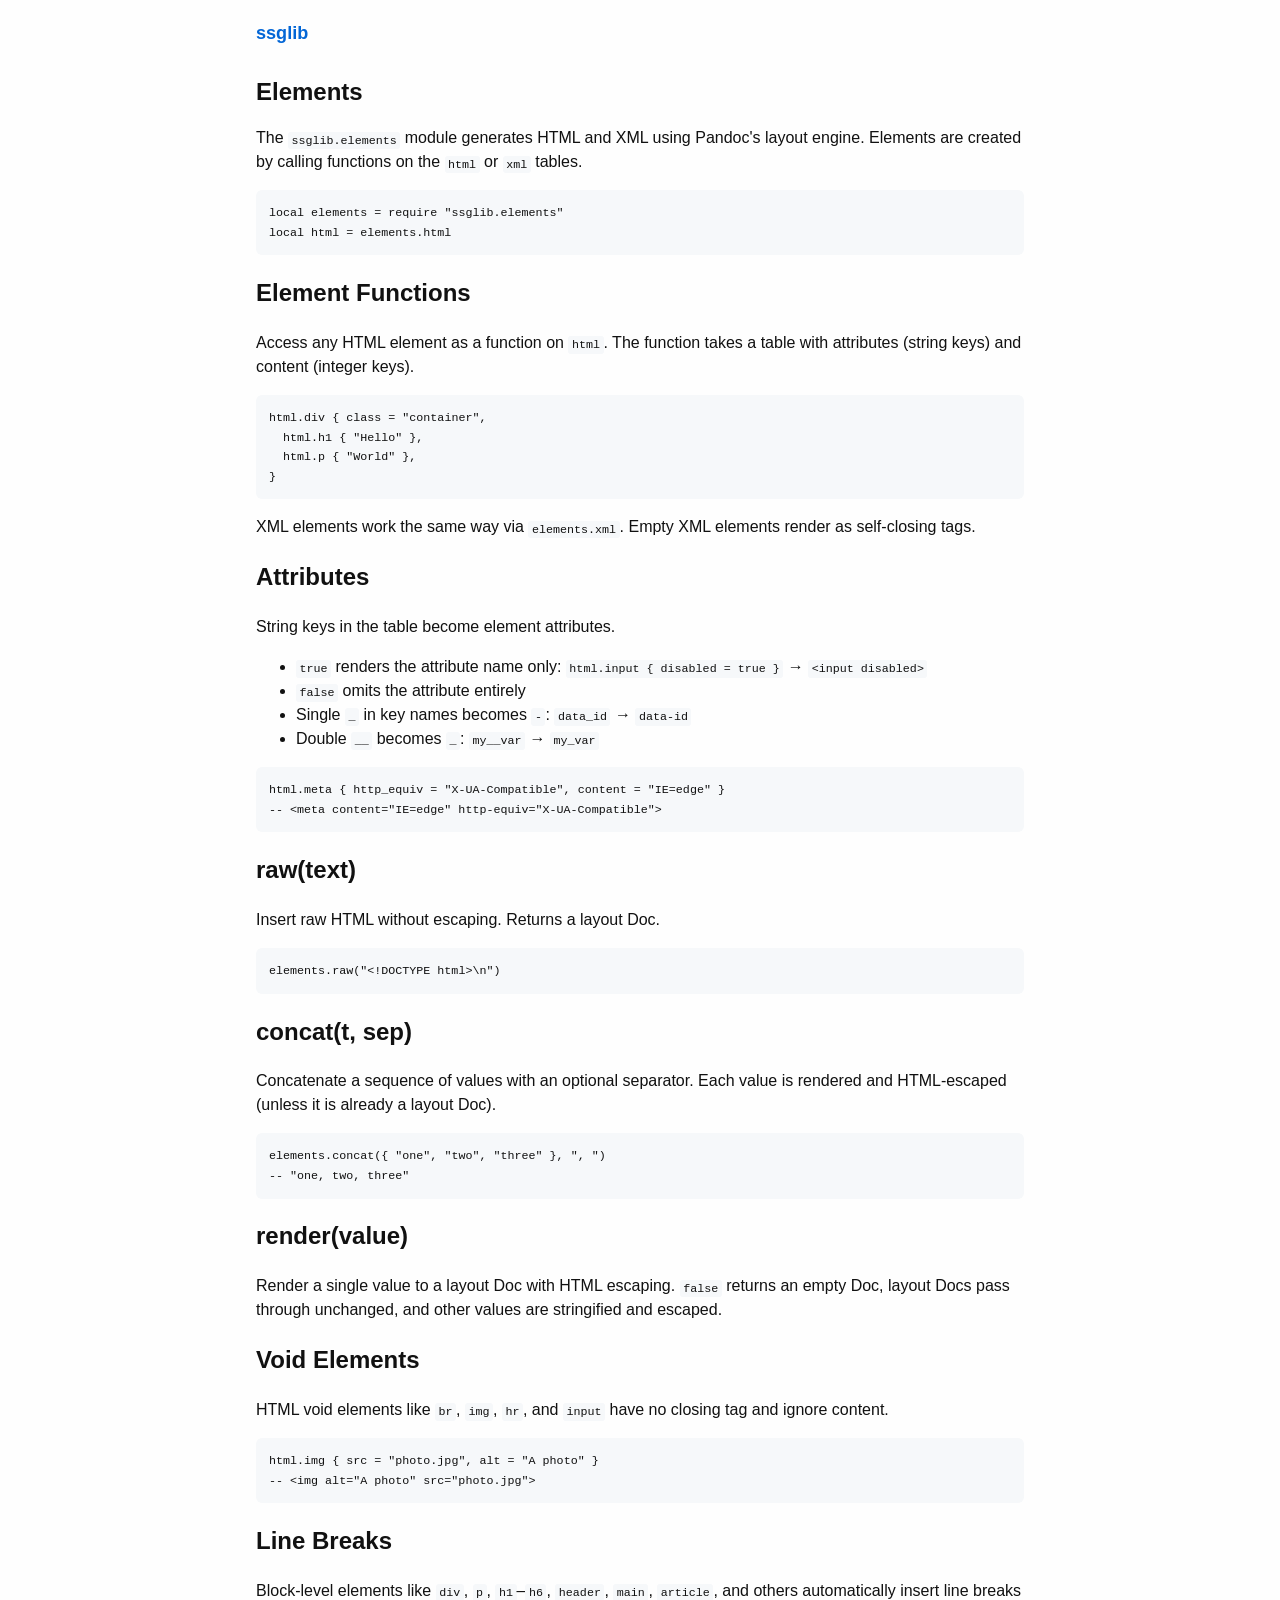
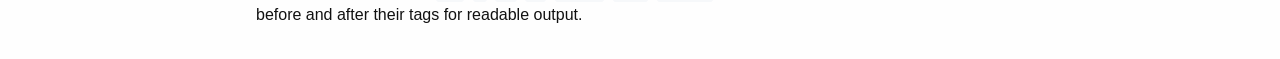
<file: docs/elements/index.html>
<!DOCTYPE html>
<html lang="en">
<head>
<meta charset="utf-8">
<meta content="width=device-width, initial-scale=1.0" name="viewport">
<style>*, *::before, *::after { box-sizing: border-box; }
body {
  color: #111;
  background-color: #fefefe;
  max-width: 50rem;
  padding: 0 1rem 1rem 1rem;
  margin: 0 auto;
  font-family: -apple-system, BlinkMacSystemFont, "Segoe UI", Roboto, Oxygen, Ubuntu, sans-serif;
  line-height: 1.5;
}
nav.top ul { display: flex; flex-wrap: wrap; list-style: none; margin: 0; padding: 0; align-items: end; }
nav.top li:not(:first-child)::before { display: inline-block; margin: 0 0.25rem; content: "|"; }
nav.top li:first-child { font-weight: bold; font-size: 1.13em; }
nav.top a { text-decoration: none; }
nav.top a:hover { text-decoration: underline; }
body > header { margin-top: 1.25rem; margin-bottom: 1.7rem; }
a { color: #0366d6; }
a:hover { color: #0550ae; }
pre { background-color: #f6f8fa; padding: 1em; overflow-x: auto; border-radius: 6px; }
code { font-size: 0.9em; }
:not(pre) > code { background-color: #f6f8fa; padding: 0.15em 0.3em; border-radius: 3px; }
article > h1 { margin-bottom: 0.5rem; }
.callout { border-left: 3px solid #d0d7de; padding: 0.5em 1em; margin: 1em 0; }
.callout-note { border-left-color: #0366d6; }
.callout-warning { border-left-color: #d29922; }
</style>
<title>ssglib – Elements</title>
</head>
<body>
<header><nav class="top">
<ul>
<li><a href="/ssglib/" title="Home">ssglib</a></li>
</ul>
</nav></header>
<main>
<article><h1>Elements</h1>
<p>The <code>ssglib.elements</code> module generates HTML and XML using
Pandoc's layout engine. Elements are created by calling functions on the
<code>html</code> or <code>xml</code> tables.</p>
<div class="sourceCode" id="cb1"><pre
class="sourceCode lua"><code class="sourceCode lua"><span id="cb1-1"><a href="#cb1-1" aria-hidden="true" tabindex="-1"></a><span class="kw">local</span> <span class="va">elements</span> <span class="op">=</span> <span class="fu">require</span> <span class="st">&quot;ssglib.elements&quot;</span></span>
<span id="cb1-2"><a href="#cb1-2" aria-hidden="true" tabindex="-1"></a><span class="kw">local</span> <span class="va">html</span> <span class="op">=</span> <span class="va">elements</span><span class="op">.</span><span class="va">html</span></span></code></pre></div>
<h2>Element Functions</h2>
<p>Access any HTML element as a function on <code>html</code>. The
function takes a table with attributes (string keys) and content
(integer keys).</p>
<div class="sourceCode" id="cb2"><pre
class="sourceCode lua"><code class="sourceCode lua"><span id="cb2-1"><a href="#cb2-1" aria-hidden="true" tabindex="-1"></a><span class="va">html</span><span class="op">.</span>div <span class="op">{</span> <span class="va">class</span> <span class="op">=</span> <span class="st">&quot;container&quot;</span><span class="op">,</span></span>
<span id="cb2-2"><a href="#cb2-2" aria-hidden="true" tabindex="-1"></a>  <span class="va">html</span><span class="op">.</span>h1 <span class="op">{</span> <span class="st">&quot;Hello&quot;</span> <span class="op">},</span></span>
<span id="cb2-3"><a href="#cb2-3" aria-hidden="true" tabindex="-1"></a>  <span class="va">html</span><span class="op">.</span>p <span class="op">{</span> <span class="st">&quot;World&quot;</span> <span class="op">},</span></span>
<span id="cb2-4"><a href="#cb2-4" aria-hidden="true" tabindex="-1"></a><span class="op">}</span></span></code></pre></div>
<p>XML elements work the same way via <code>elements.xml</code>. Empty
XML elements render as self-closing tags.</p>
<h2>Attributes</h2>
<p>String keys in the table become element attributes.</p>
<ul>
<li><code>true</code> renders the attribute name only:
<code>html.input { disabled = true }</code> →
<code>&lt;input disabled&gt;</code></li>
<li><code>false</code> omits the attribute entirely</li>
<li>Single <code>_</code> in key names becomes <code>-</code>:
<code>data_id</code> → <code>data-id</code></li>
<li>Double <code>__</code> becomes <code>_</code>: <code>my__var</code>
→ <code>my_var</code></li>
</ul>
<div class="sourceCode" id="cb3"><pre
class="sourceCode lua"><code class="sourceCode lua"><span id="cb3-1"><a href="#cb3-1" aria-hidden="true" tabindex="-1"></a><span class="va">html</span><span class="op">.</span>meta <span class="op">{</span> <span class="va">http_equiv</span> <span class="op">=</span> <span class="st">&quot;X-UA-Compatible&quot;</span><span class="op">,</span> <span class="va">content</span> <span class="op">=</span> <span class="st">&quot;IE=edge&quot;</span> <span class="op">}</span></span>
<span id="cb3-2"><a href="#cb3-2" aria-hidden="true" tabindex="-1"></a><span class="co">-- &lt;meta content=&quot;IE=edge&quot; http-equiv=&quot;X-UA-Compatible&quot;&gt;</span></span></code></pre></div>
<h2>raw(text)</h2>
<p>Insert raw HTML without escaping. Returns a layout Doc.</p>
<div class="sourceCode" id="cb4"><pre
class="sourceCode lua"><code class="sourceCode lua"><span id="cb4-1"><a href="#cb4-1" aria-hidden="true" tabindex="-1"></a><span class="va">elements</span><span class="op">.</span>raw<span class="op">(</span><span class="st">&quot;&lt;!DOCTYPE html&gt;</span><span class="sc">\n</span><span class="st">&quot;</span><span class="op">)</span></span></code></pre></div>
<h2>concat(t, sep)</h2>
<p>Concatenate a sequence of values with an optional separator. Each
value is rendered and HTML-escaped (unless it is already a layout
Doc).</p>
<div class="sourceCode" id="cb5"><pre
class="sourceCode lua"><code class="sourceCode lua"><span id="cb5-1"><a href="#cb5-1" aria-hidden="true" tabindex="-1"></a><span class="va">elements</span><span class="op">.</span>concat<span class="op">({</span> <span class="st">&quot;one&quot;</span><span class="op">,</span> <span class="st">&quot;two&quot;</span><span class="op">,</span> <span class="st">&quot;three&quot;</span> <span class="op">},</span> <span class="st">&quot;, &quot;</span><span class="op">)</span></span>
<span id="cb5-2"><a href="#cb5-2" aria-hidden="true" tabindex="-1"></a><span class="co">-- &quot;one, two, three&quot;</span></span></code></pre></div>
<h2>render(value)</h2>
<p>Render a single value to a layout Doc with HTML escaping.
<code>false</code> returns an empty Doc, layout Docs pass through
unchanged, and other values are stringified and escaped.</p>
<h2>Void Elements</h2>
<p>HTML void elements like <code>br</code>, <code>img</code>,
<code>hr</code>, and <code>input</code> have no closing tag and ignore
content.</p>
<div class="sourceCode" id="cb6"><pre
class="sourceCode lua"><code class="sourceCode lua"><span id="cb6-1"><a href="#cb6-1" aria-hidden="true" tabindex="-1"></a><span class="va">html</span><span class="op">.</span>img <span class="op">{</span> <span class="va">src</span> <span class="op">=</span> <span class="st">&quot;photo.jpg&quot;</span><span class="op">,</span> <span class="va">alt</span> <span class="op">=</span> <span class="st">&quot;A photo&quot;</span> <span class="op">}</span></span>
<span id="cb6-2"><a href="#cb6-2" aria-hidden="true" tabindex="-1"></a><span class="co">-- &lt;img alt=&quot;A photo&quot; src=&quot;photo.jpg&quot;&gt;</span></span></code></pre></div>
<h2>Line Breaks</h2>
<p>Block-level elements like <code>div</code>, <code>p</code>,
<code>h1</code>–<code>h6</code>, <code>header</code>, <code>main</code>,
<code>article</code>, and others automatically insert line breaks before
and after their tags for readable output.</p></article>
</main>
</body>
</html>
</file>
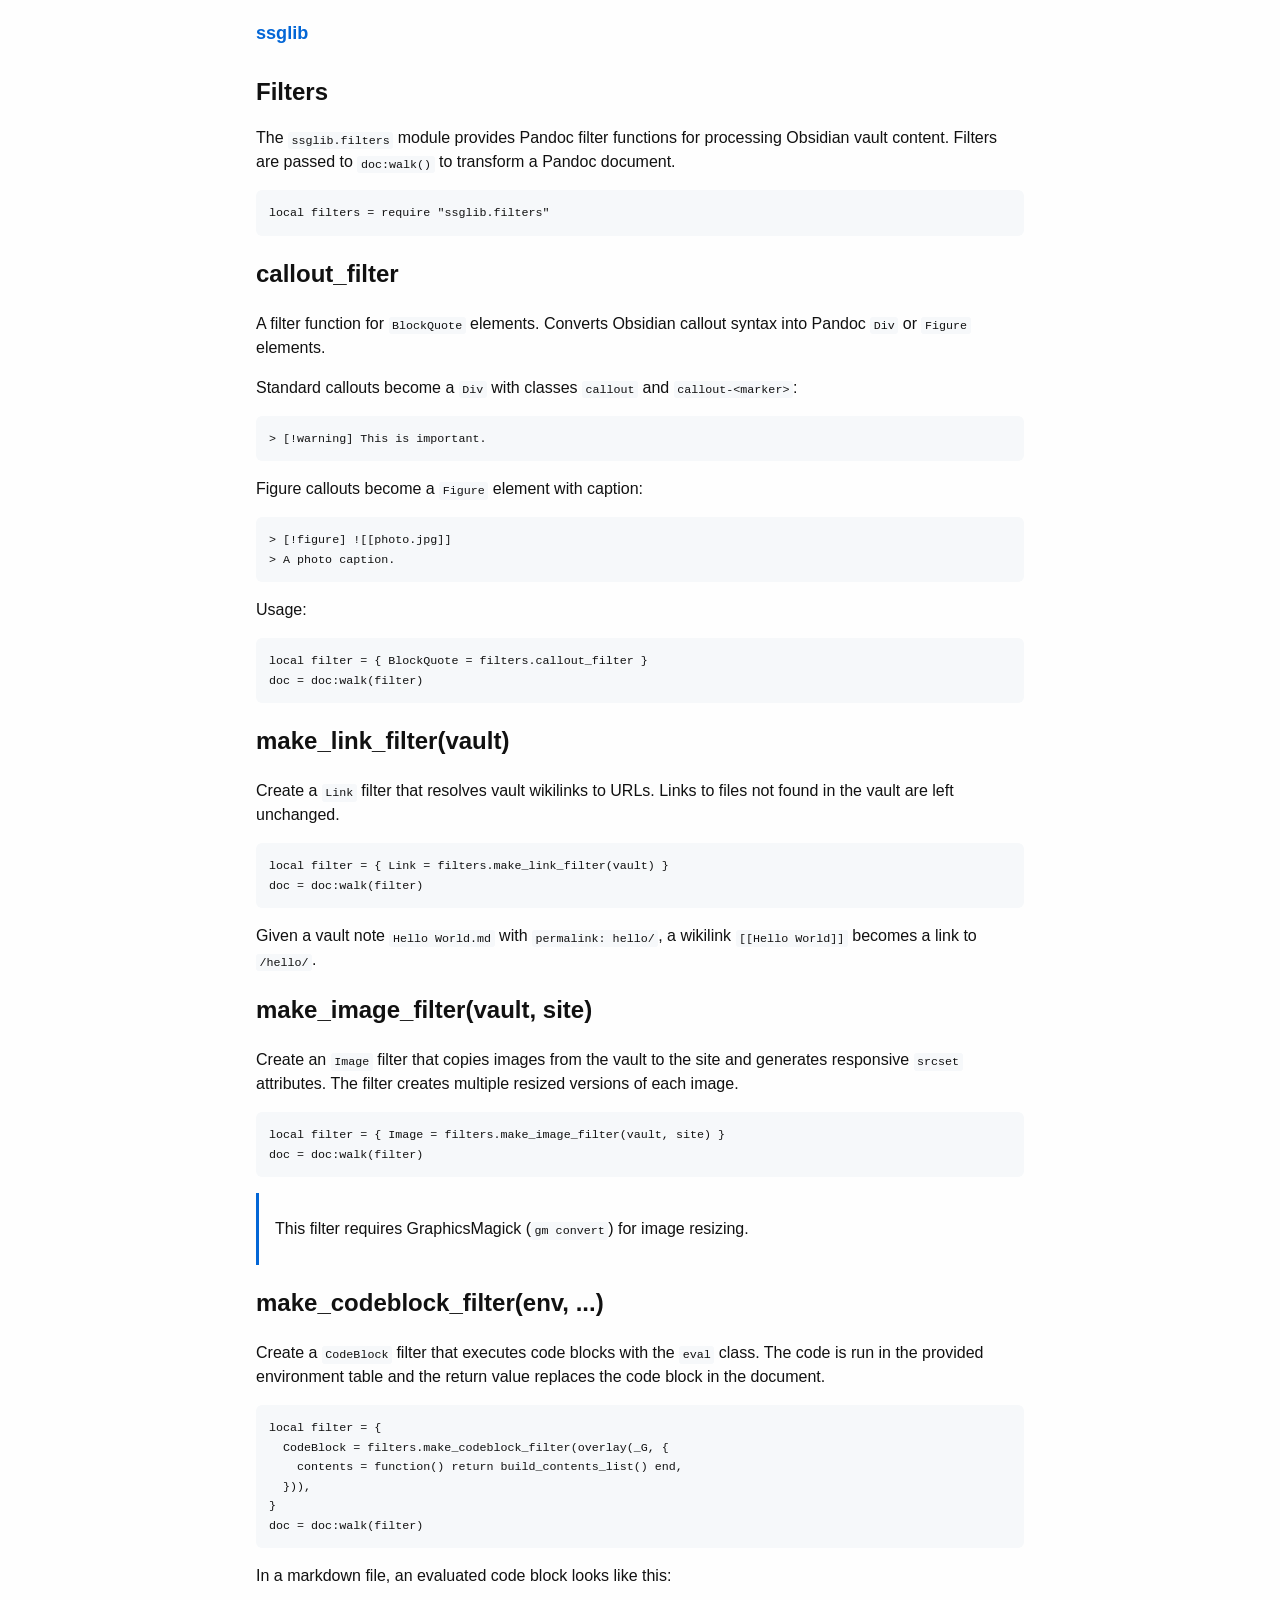
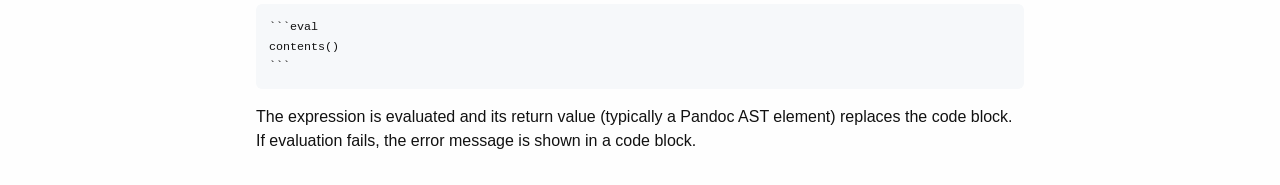
<file: docs/filters/index.html>
<!DOCTYPE html>
<html lang="en">
<head>
<meta charset="utf-8">
<meta content="width=device-width, initial-scale=1.0" name="viewport">
<style>*, *::before, *::after { box-sizing: border-box; }
body {
  color: #111;
  background-color: #fefefe;
  max-width: 50rem;
  padding: 0 1rem 1rem 1rem;
  margin: 0 auto;
  font-family: -apple-system, BlinkMacSystemFont, "Segoe UI", Roboto, Oxygen, Ubuntu, sans-serif;
  line-height: 1.5;
}
nav.top ul { display: flex; flex-wrap: wrap; list-style: none; margin: 0; padding: 0; align-items: end; }
nav.top li:not(:first-child)::before { display: inline-block; margin: 0 0.25rem; content: "|"; }
nav.top li:first-child { font-weight: bold; font-size: 1.13em; }
nav.top a { text-decoration: none; }
nav.top a:hover { text-decoration: underline; }
body > header { margin-top: 1.25rem; margin-bottom: 1.7rem; }
a { color: #0366d6; }
a:hover { color: #0550ae; }
pre { background-color: #f6f8fa; padding: 1em; overflow-x: auto; border-radius: 6px; }
code { font-size: 0.9em; }
:not(pre) > code { background-color: #f6f8fa; padding: 0.15em 0.3em; border-radius: 3px; }
article > h1 { margin-bottom: 0.5rem; }
.callout { border-left: 3px solid #d0d7de; padding: 0.5em 1em; margin: 1em 0; }
.callout-note { border-left-color: #0366d6; }
.callout-warning { border-left-color: #d29922; }
</style>
<title>ssglib – Filters</title>
</head>
<body>
<header><nav class="top">
<ul>
<li><a href="/ssglib/" title="Home">ssglib</a></li>
</ul>
</nav></header>
<main>
<article><h1>Filters</h1>
<p>The <code>ssglib.filters</code> module provides Pandoc filter
functions for processing Obsidian vault content. Filters are passed to
<code>doc:walk()</code> to transform a Pandoc document.</p>
<div class="sourceCode" id="cb1"><pre
class="sourceCode lua"><code class="sourceCode lua"><span id="cb1-1"><a href="#cb1-1" aria-hidden="true" tabindex="-1"></a><span class="kw">local</span> <span class="va">filters</span> <span class="op">=</span> <span class="fu">require</span> <span class="st">&quot;ssglib.filters&quot;</span></span></code></pre></div>
<h2>callout_filter</h2>
<p>A filter function for <code>BlockQuote</code> elements. Converts
Obsidian callout syntax into Pandoc <code>Div</code> or
<code>Figure</code> elements.</p>
<p>Standard callouts become a <code>Div</code> with classes
<code>callout</code> and <code>callout-&lt;marker&gt;</code>:</p>
<div class="sourceCode" id="cb2"><pre
class="sourceCode markdown"><code class="sourceCode markdown"><span id="cb2-1"><a href="#cb2-1" aria-hidden="true" tabindex="-1"></a><span class="at">&gt; </span><span class="co">[</span><span class="ot">!warning</span><span class="co">]</span><span class="at"> This is important.</span></span></code></pre></div>
<p>Figure callouts become a <code>Figure</code> element with
caption:</p>
<div class="sourceCode" id="cb3"><pre
class="sourceCode markdown"><code class="sourceCode markdown"><span id="cb3-1"><a href="#cb3-1" aria-hidden="true" tabindex="-1"></a><span class="at">&gt; </span><span class="co">[</span><span class="ot">!figure</span><span class="co">]</span><span class="at"> ![</span><span class="co">[</span><span class="ot">photo.jpg</span><span class="co">]</span><span class="at">]</span></span>
<span id="cb3-2"><a href="#cb3-2" aria-hidden="true" tabindex="-1"></a><span class="at">&gt; A photo caption.</span></span></code></pre></div>
<p>Usage:</p>
<div class="sourceCode" id="cb4"><pre
class="sourceCode lua"><code class="sourceCode lua"><span id="cb4-1"><a href="#cb4-1" aria-hidden="true" tabindex="-1"></a><span class="kw">local</span> <span class="va">filter</span> <span class="op">=</span> <span class="op">{</span> <span class="va">BlockQuote</span> <span class="op">=</span> <span class="va">filters</span><span class="op">.</span><span class="va">callout_filter</span> <span class="op">}</span></span>
<span id="cb4-2"><a href="#cb4-2" aria-hidden="true" tabindex="-1"></a><span class="va">doc</span> <span class="op">=</span> <span class="va">doc</span><span class="op">:</span>walk<span class="op">(</span><span class="va">filter</span><span class="op">)</span></span></code></pre></div>
<h2>make_link_filter(vault)</h2>
<p>Create a <code>Link</code> filter that resolves vault wikilinks to
URLs. Links to files not found in the vault are left unchanged.</p>
<div class="sourceCode" id="cb5"><pre
class="sourceCode lua"><code class="sourceCode lua"><span id="cb5-1"><a href="#cb5-1" aria-hidden="true" tabindex="-1"></a><span class="kw">local</span> <span class="va">filter</span> <span class="op">=</span> <span class="op">{</span> <span class="va">Link</span> <span class="op">=</span> <span class="va">filters</span><span class="op">.</span>make_link_filter<span class="op">(</span><span class="va">vault</span><span class="op">)</span> <span class="op">}</span></span>
<span id="cb5-2"><a href="#cb5-2" aria-hidden="true" tabindex="-1"></a><span class="va">doc</span> <span class="op">=</span> <span class="va">doc</span><span class="op">:</span>walk<span class="op">(</span><span class="va">filter</span><span class="op">)</span></span></code></pre></div>
<p>Given a vault note <code>Hello World.md</code> with
<code>permalink: hello/</code>, a wikilink <code>[[Hello World]]</code>
becomes a link to <code>/hello/</code>.</p>
<h2>make_image_filter(vault, site)</h2>
<p>Create an <code>Image</code> filter that copies images from the vault
to the site and generates responsive <code>srcset</code> attributes. The
filter creates multiple resized versions of each image.</p>
<div class="sourceCode" id="cb6"><pre
class="sourceCode lua"><code class="sourceCode lua"><span id="cb6-1"><a href="#cb6-1" aria-hidden="true" tabindex="-1"></a><span class="kw">local</span> <span class="va">filter</span> <span class="op">=</span> <span class="op">{</span> <span class="va">Image</span> <span class="op">=</span> <span class="va">filters</span><span class="op">.</span>make_image_filter<span class="op">(</span><span class="va">vault</span><span class="op">,</span> <span class="va">site</span><span class="op">)</span> <span class="op">}</span></span>
<span id="cb6-2"><a href="#cb6-2" aria-hidden="true" tabindex="-1"></a><span class="va">doc</span> <span class="op">=</span> <span class="va">doc</span><span class="op">:</span>walk<span class="op">(</span><span class="va">filter</span><span class="op">)</span></span></code></pre></div>
<div class="callout callout-note">
<p>This filter requires GraphicsMagick (<code>gm convert</code>) for
image resizing.</p>
</div>
<h2>make_codeblock_filter(env, ...)</h2>
<p>Create a <code>CodeBlock</code> filter that executes code blocks with
the <code>eval</code> class. The code is run in the provided environment
table and the return value replaces the code block in the document.</p>
<div class="sourceCode" id="cb7"><pre
class="sourceCode lua"><code class="sourceCode lua"><span id="cb7-1"><a href="#cb7-1" aria-hidden="true" tabindex="-1"></a><span class="kw">local</span> <span class="va">filter</span> <span class="op">=</span> <span class="op">{</span></span>
<span id="cb7-2"><a href="#cb7-2" aria-hidden="true" tabindex="-1"></a>  <span class="va">CodeBlock</span> <span class="op">=</span> <span class="va">filters</span><span class="op">.</span>make_codeblock_filter<span class="op">(</span>overlay<span class="op">(</span><span class="va">_G</span><span class="op">,</span> <span class="op">{</span></span>
<span id="cb7-3"><a href="#cb7-3" aria-hidden="true" tabindex="-1"></a>    <span class="va">contents</span> <span class="op">=</span> <span class="kw">function</span><span class="op">()</span> <span class="cf">return</span> build_contents_list<span class="op">()</span> <span class="kw">end</span><span class="op">,</span></span>
<span id="cb7-4"><a href="#cb7-4" aria-hidden="true" tabindex="-1"></a>  <span class="op">})),</span></span>
<span id="cb7-5"><a href="#cb7-5" aria-hidden="true" tabindex="-1"></a><span class="op">}</span></span>
<span id="cb7-6"><a href="#cb7-6" aria-hidden="true" tabindex="-1"></a><span class="va">doc</span> <span class="op">=</span> <span class="va">doc</span><span class="op">:</span>walk<span class="op">(</span><span class="va">filter</span><span class="op">)</span></span></code></pre></div>
<p>In a markdown file, an evaluated code block looks like this:</p>
<div class="sourceCode" id="cb8"><pre
class="sourceCode markdown"><code class="sourceCode markdown"><span id="cb8-1"><a href="#cb8-1" aria-hidden="true" tabindex="-1"></a><span class="in">```eval</span></span>
<span id="cb8-2"><a href="#cb8-2" aria-hidden="true" tabindex="-1"></a><span class="in">contents()</span></span>
<span id="cb8-3"><a href="#cb8-3" aria-hidden="true" tabindex="-1"></a><span class="in">```</span></span></code></pre></div>
<p>The expression is evaluated and its return value (typically a Pandoc
AST element) replaces the code block. If evaluation fails, the error
message is shown in a code block.</p></article>
</main>
</body>
</html>
</file>
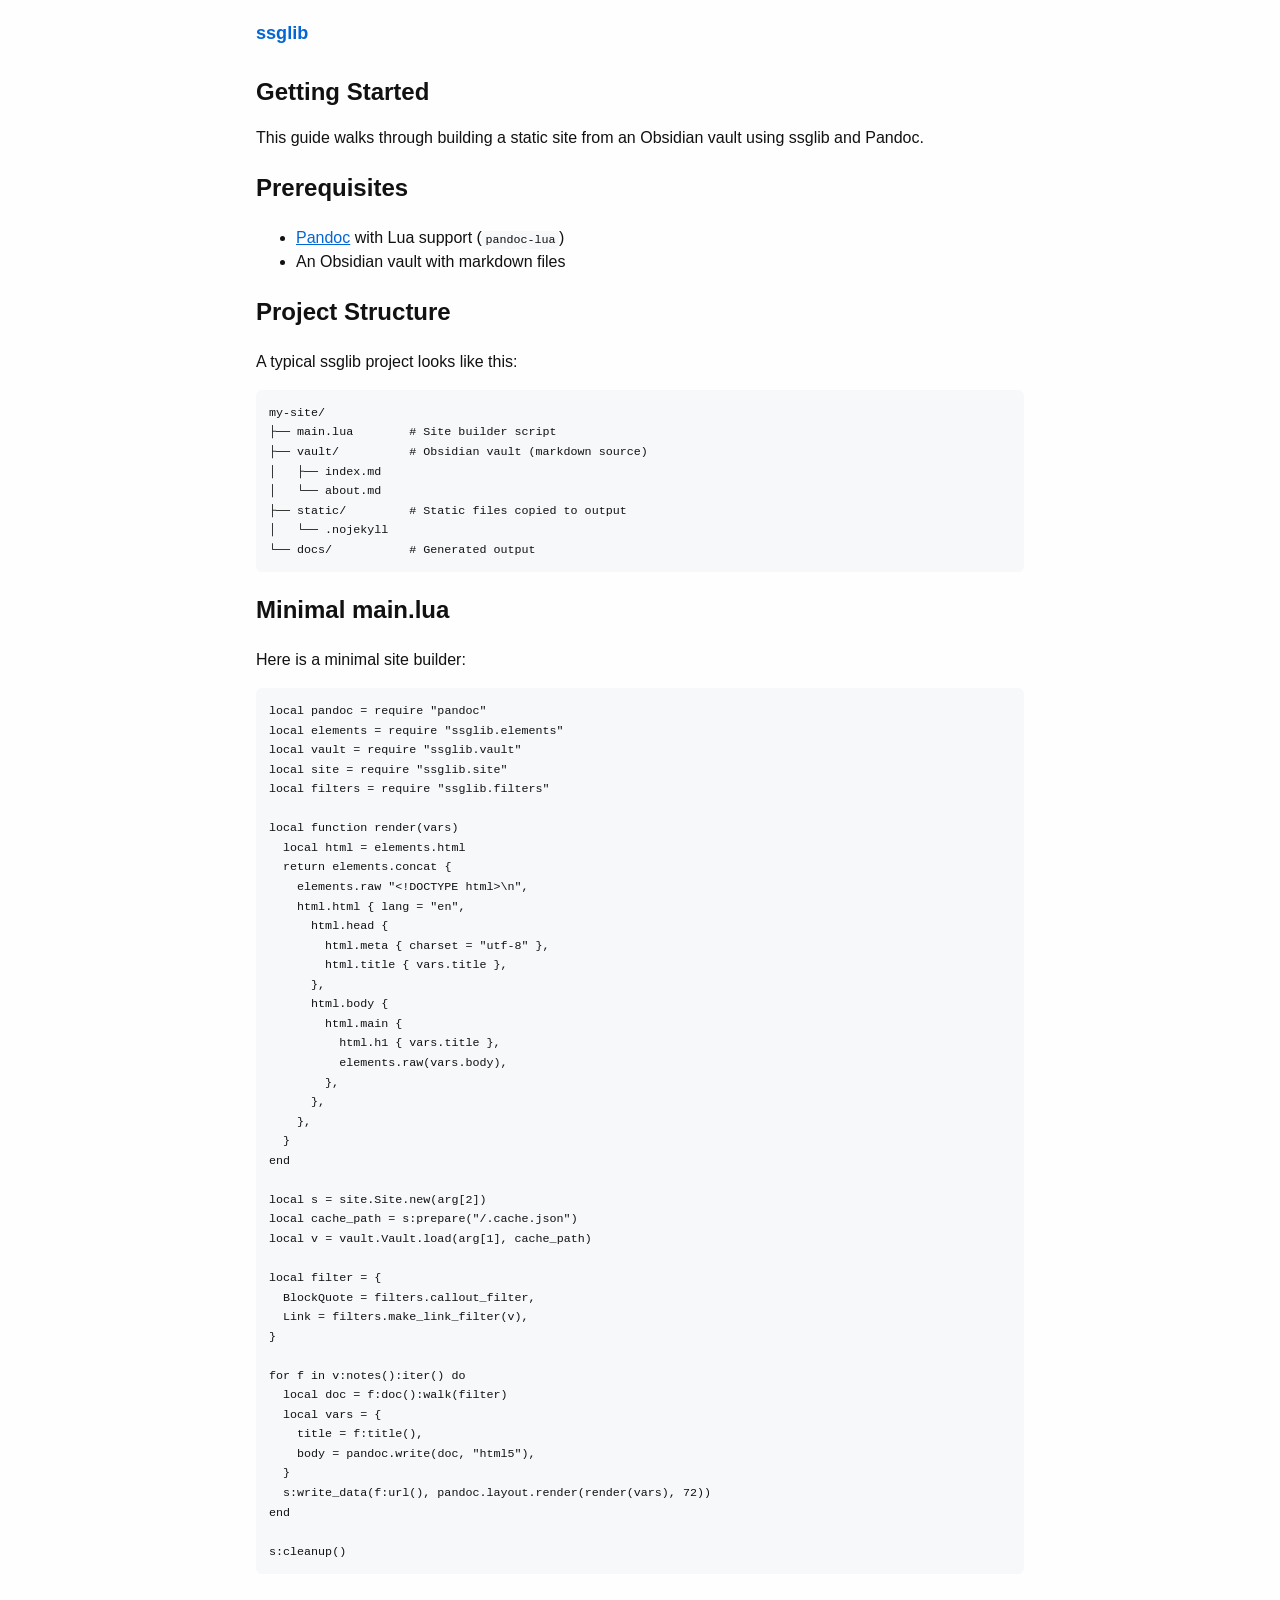
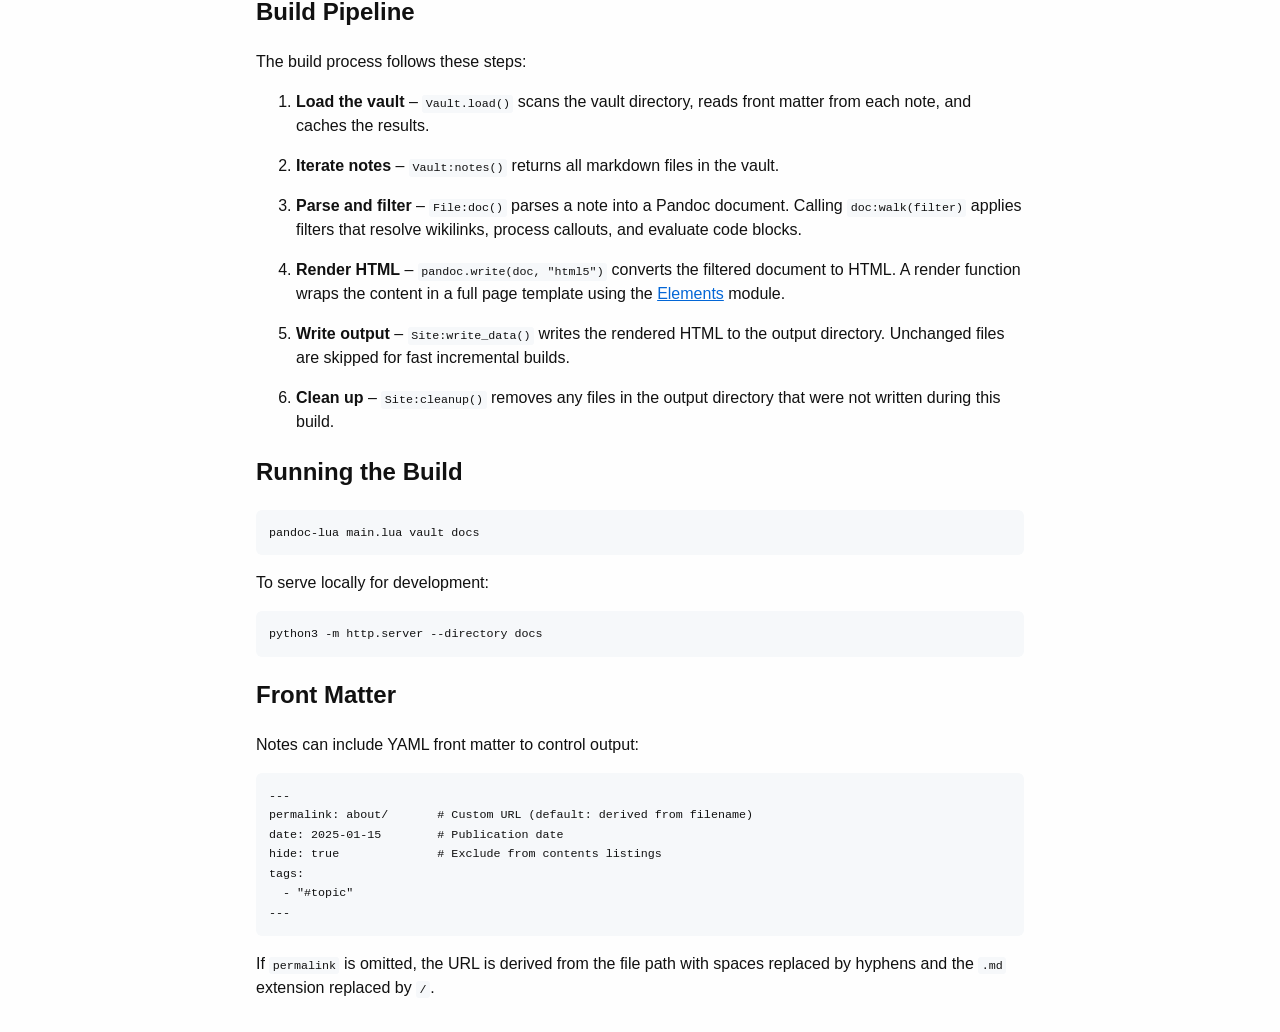
<file: docs/getting-started/index.html>
<!DOCTYPE html>
<html lang="en">
<head>
<meta charset="utf-8">
<meta content="width=device-width, initial-scale=1.0" name="viewport">
<style>*, *::before, *::after { box-sizing: border-box; }
body {
  color: #111;
  background-color: #fefefe;
  max-width: 50rem;
  padding: 0 1rem 1rem 1rem;
  margin: 0 auto;
  font-family: -apple-system, BlinkMacSystemFont, "Segoe UI", Roboto, Oxygen, Ubuntu, sans-serif;
  line-height: 1.5;
}
nav.top ul { display: flex; flex-wrap: wrap; list-style: none; margin: 0; padding: 0; align-items: end; }
nav.top li:not(:first-child)::before { display: inline-block; margin: 0 0.25rem; content: "|"; }
nav.top li:first-child { font-weight: bold; font-size: 1.13em; }
nav.top a { text-decoration: none; }
nav.top a:hover { text-decoration: underline; }
body > header { margin-top: 1.25rem; margin-bottom: 1.7rem; }
a { color: #0366d6; }
a:hover { color: #0550ae; }
pre { background-color: #f6f8fa; padding: 1em; overflow-x: auto; border-radius: 6px; }
code { font-size: 0.9em; }
:not(pre) > code { background-color: #f6f8fa; padding: 0.15em 0.3em; border-radius: 3px; }
article > h1 { margin-bottom: 0.5rem; }
.callout { border-left: 3px solid #d0d7de; padding: 0.5em 1em; margin: 1em 0; }
.callout-note { border-left-color: #0366d6; }
.callout-warning { border-left-color: #d29922; }
</style>
<title>ssglib – Getting Started</title>
</head>
<body>
<header><nav class="top">
<ul>
<li><a href="/ssglib/" title="Home">ssglib</a></li>
</ul>
</nav></header>
<main>
<article><h1>Getting Started</h1>
<p>This guide walks through building a static site from an Obsidian
vault using ssglib and Pandoc.</p>
<h2>Prerequisites</h2>
<ul>
<li><a href="https://pandoc.org/installing.html">Pandoc</a> with Lua
support (<code>pandoc-lua</code>)</li>
<li>An Obsidian vault with markdown files</li>
</ul>
<h2>Project Structure</h2>
<p>A typical ssglib project looks like this:</p>
<pre><code>my-site/
├── main.lua        # Site builder script
├── vault/          # Obsidian vault (markdown source)
│   ├── index.md
│   └── about.md
├── static/         # Static files copied to output
│   └── .nojekyll
└── docs/           # Generated output</code></pre>
<h2>Minimal main.lua</h2>
<p>Here is a minimal site builder:</p>
<div class="sourceCode" id="cb2"><pre
class="sourceCode lua"><code class="sourceCode lua"><span id="cb2-1"><a href="#cb2-1" aria-hidden="true" tabindex="-1"></a><span class="kw">local</span> <span class="va">pandoc</span> <span class="op">=</span> <span class="fu">require</span> <span class="st">&quot;pandoc&quot;</span></span>
<span id="cb2-2"><a href="#cb2-2" aria-hidden="true" tabindex="-1"></a><span class="kw">local</span> <span class="va">elements</span> <span class="op">=</span> <span class="fu">require</span> <span class="st">&quot;ssglib.elements&quot;</span></span>
<span id="cb2-3"><a href="#cb2-3" aria-hidden="true" tabindex="-1"></a><span class="kw">local</span> <span class="va">vault</span> <span class="op">=</span> <span class="fu">require</span> <span class="st">&quot;ssglib.vault&quot;</span></span>
<span id="cb2-4"><a href="#cb2-4" aria-hidden="true" tabindex="-1"></a><span class="kw">local</span> <span class="va">site</span> <span class="op">=</span> <span class="fu">require</span> <span class="st">&quot;ssglib.site&quot;</span></span>
<span id="cb2-5"><a href="#cb2-5" aria-hidden="true" tabindex="-1"></a><span class="kw">local</span> <span class="va">filters</span> <span class="op">=</span> <span class="fu">require</span> <span class="st">&quot;ssglib.filters&quot;</span></span>
<span id="cb2-6"><a href="#cb2-6" aria-hidden="true" tabindex="-1"></a></span>
<span id="cb2-7"><a href="#cb2-7" aria-hidden="true" tabindex="-1"></a><span class="kw">local</span> <span class="kw">function</span> render<span class="op">(</span><span class="va">vars</span><span class="op">)</span></span>
<span id="cb2-8"><a href="#cb2-8" aria-hidden="true" tabindex="-1"></a>  <span class="kw">local</span> <span class="va">html</span> <span class="op">=</span> <span class="va">elements</span><span class="op">.</span><span class="va">html</span></span>
<span id="cb2-9"><a href="#cb2-9" aria-hidden="true" tabindex="-1"></a>  <span class="cf">return</span> <span class="va">elements</span><span class="op">.</span>concat <span class="op">{</span></span>
<span id="cb2-10"><a href="#cb2-10" aria-hidden="true" tabindex="-1"></a>    <span class="va">elements</span><span class="op">.</span>raw <span class="st">&quot;&lt;!DOCTYPE html&gt;</span><span class="sc">\n</span><span class="st">&quot;</span><span class="op">,</span></span>
<span id="cb2-11"><a href="#cb2-11" aria-hidden="true" tabindex="-1"></a>    <span class="va">html</span><span class="op">.</span>html <span class="op">{</span> <span class="va">lang</span> <span class="op">=</span> <span class="st">&quot;en&quot;</span><span class="op">,</span></span>
<span id="cb2-12"><a href="#cb2-12" aria-hidden="true" tabindex="-1"></a>      <span class="va">html</span><span class="op">.</span>head <span class="op">{</span></span>
<span id="cb2-13"><a href="#cb2-13" aria-hidden="true" tabindex="-1"></a>        <span class="va">html</span><span class="op">.</span>meta <span class="op">{</span> <span class="va">charset</span> <span class="op">=</span> <span class="st">&quot;utf-8&quot;</span> <span class="op">},</span></span>
<span id="cb2-14"><a href="#cb2-14" aria-hidden="true" tabindex="-1"></a>        <span class="va">html</span><span class="op">.</span>title <span class="op">{</span> <span class="va">vars</span><span class="op">.</span><span class="va">title</span> <span class="op">},</span></span>
<span id="cb2-15"><a href="#cb2-15" aria-hidden="true" tabindex="-1"></a>      <span class="op">},</span></span>
<span id="cb2-16"><a href="#cb2-16" aria-hidden="true" tabindex="-1"></a>      <span class="va">html</span><span class="op">.</span>body <span class="op">{</span></span>
<span id="cb2-17"><a href="#cb2-17" aria-hidden="true" tabindex="-1"></a>        <span class="va">html</span><span class="op">.</span>main <span class="op">{</span></span>
<span id="cb2-18"><a href="#cb2-18" aria-hidden="true" tabindex="-1"></a>          <span class="va">html</span><span class="op">.</span>h1 <span class="op">{</span> <span class="va">vars</span><span class="op">.</span><span class="va">title</span> <span class="op">},</span></span>
<span id="cb2-19"><a href="#cb2-19" aria-hidden="true" tabindex="-1"></a>          <span class="va">elements</span><span class="op">.</span>raw<span class="op">(</span><span class="va">vars</span><span class="op">.</span><span class="va">body</span><span class="op">),</span></span>
<span id="cb2-20"><a href="#cb2-20" aria-hidden="true" tabindex="-1"></a>        <span class="op">},</span></span>
<span id="cb2-21"><a href="#cb2-21" aria-hidden="true" tabindex="-1"></a>      <span class="op">},</span></span>
<span id="cb2-22"><a href="#cb2-22" aria-hidden="true" tabindex="-1"></a>    <span class="op">},</span></span>
<span id="cb2-23"><a href="#cb2-23" aria-hidden="true" tabindex="-1"></a>  <span class="op">}</span></span>
<span id="cb2-24"><a href="#cb2-24" aria-hidden="true" tabindex="-1"></a><span class="kw">end</span></span>
<span id="cb2-25"><a href="#cb2-25" aria-hidden="true" tabindex="-1"></a></span>
<span id="cb2-26"><a href="#cb2-26" aria-hidden="true" tabindex="-1"></a><span class="kw">local</span> <span class="va">s</span> <span class="op">=</span> <span class="va">site</span><span class="op">.</span><span class="va">Site</span><span class="op">.</span>new<span class="op">(</span><span class="va">arg</span><span class="op">[</span><span class="dv">2</span><span class="op">])</span></span>
<span id="cb2-27"><a href="#cb2-27" aria-hidden="true" tabindex="-1"></a><span class="kw">local</span> <span class="va">cache_path</span> <span class="op">=</span> <span class="va">s</span><span class="op">:</span>prepare<span class="op">(</span><span class="st">&quot;/.cache.json&quot;</span><span class="op">)</span></span>
<span id="cb2-28"><a href="#cb2-28" aria-hidden="true" tabindex="-1"></a><span class="kw">local</span> <span class="va">v</span> <span class="op">=</span> <span class="va">vault</span><span class="op">.</span><span class="va">Vault</span><span class="op">.</span>load<span class="op">(</span><span class="va">arg</span><span class="op">[</span><span class="dv">1</span><span class="op">],</span> <span class="va">cache_path</span><span class="op">)</span></span>
<span id="cb2-29"><a href="#cb2-29" aria-hidden="true" tabindex="-1"></a></span>
<span id="cb2-30"><a href="#cb2-30" aria-hidden="true" tabindex="-1"></a><span class="kw">local</span> <span class="va">filter</span> <span class="op">=</span> <span class="op">{</span></span>
<span id="cb2-31"><a href="#cb2-31" aria-hidden="true" tabindex="-1"></a>  <span class="va">BlockQuote</span> <span class="op">=</span> <span class="va">filters</span><span class="op">.</span><span class="va">callout_filter</span><span class="op">,</span></span>
<span id="cb2-32"><a href="#cb2-32" aria-hidden="true" tabindex="-1"></a>  <span class="va">Link</span> <span class="op">=</span> <span class="va">filters</span><span class="op">.</span>make_link_filter<span class="op">(</span><span class="va">v</span><span class="op">),</span></span>
<span id="cb2-33"><a href="#cb2-33" aria-hidden="true" tabindex="-1"></a><span class="op">}</span></span>
<span id="cb2-34"><a href="#cb2-34" aria-hidden="true" tabindex="-1"></a></span>
<span id="cb2-35"><a href="#cb2-35" aria-hidden="true" tabindex="-1"></a><span class="cf">for</span> <span class="va">f</span> <span class="kw">in</span> <span class="va">v</span><span class="op">:</span>notes<span class="op">():</span>iter<span class="op">()</span> <span class="cf">do</span></span>
<span id="cb2-36"><a href="#cb2-36" aria-hidden="true" tabindex="-1"></a>  <span class="kw">local</span> <span class="va">doc</span> <span class="op">=</span> <span class="va">f</span><span class="op">:</span>doc<span class="op">():</span>walk<span class="op">(</span><span class="va">filter</span><span class="op">)</span></span>
<span id="cb2-37"><a href="#cb2-37" aria-hidden="true" tabindex="-1"></a>  <span class="kw">local</span> <span class="va">vars</span> <span class="op">=</span> <span class="op">{</span></span>
<span id="cb2-38"><a href="#cb2-38" aria-hidden="true" tabindex="-1"></a>    <span class="va">title</span> <span class="op">=</span> <span class="va">f</span><span class="op">:</span>title<span class="op">(),</span></span>
<span id="cb2-39"><a href="#cb2-39" aria-hidden="true" tabindex="-1"></a>    <span class="va">body</span> <span class="op">=</span> <span class="va">pandoc</span><span class="op">.</span>write<span class="op">(</span><span class="va">doc</span><span class="op">,</span> <span class="st">&quot;html5&quot;</span><span class="op">),</span></span>
<span id="cb2-40"><a href="#cb2-40" aria-hidden="true" tabindex="-1"></a>  <span class="op">}</span></span>
<span id="cb2-41"><a href="#cb2-41" aria-hidden="true" tabindex="-1"></a>  <span class="va">s</span><span class="op">:</span>write_data<span class="op">(</span><span class="va">f</span><span class="op">:</span>url<span class="op">(),</span> <span class="va">pandoc</span><span class="op">.</span><span class="va">layout</span><span class="op">.</span>render<span class="op">(</span>render<span class="op">(</span><span class="va">vars</span><span class="op">),</span> <span class="dv">72</span><span class="op">))</span></span>
<span id="cb2-42"><a href="#cb2-42" aria-hidden="true" tabindex="-1"></a><span class="cf">end</span></span>
<span id="cb2-43"><a href="#cb2-43" aria-hidden="true" tabindex="-1"></a></span>
<span id="cb2-44"><a href="#cb2-44" aria-hidden="true" tabindex="-1"></a><span class="va">s</span><span class="op">:</span>cleanup<span class="op">()</span></span></code></pre></div>
<h2>Build Pipeline</h2>
<p>The build process follows these steps:</p>
<ol type="1">
<li><p><strong>Load the vault</strong> – <code>Vault.load()</code> scans
the vault directory, reads front matter from each note, and caches the
results.</p></li>
<li><p><strong>Iterate notes</strong> – <code>Vault:notes()</code>
returns all markdown files in the vault.</p></li>
<li><p><strong>Parse and filter</strong> – <code>File:doc()</code>
parses a note into a Pandoc document. Calling
<code>doc:walk(filter)</code> applies filters that resolve wikilinks,
process callouts, and evaluate code blocks.</p></li>
<li><p><strong>Render HTML</strong> –
<code>pandoc.write(doc, "html5")</code> converts the filtered document
to HTML. A render function wraps the content in a full page template
using the <a href="/ssglib/elements/">Elements</a> module.</p></li>
<li><p><strong>Write output</strong> – <code>Site:write_data()</code>
writes the rendered HTML to the output directory. Unchanged files are
skipped for fast incremental builds.</p></li>
<li><p><strong>Clean up</strong> – <code>Site:cleanup()</code> removes
any files in the output directory that were not written during this
build.</p></li>
</ol>
<h2>Running the Build</h2>
<div class="sourceCode" id="cb3"><pre
class="sourceCode bash"><code class="sourceCode bash"><span id="cb3-1"><a href="#cb3-1" aria-hidden="true" tabindex="-1"></a><span class="ex">pandoc-lua</span> main.lua vault docs</span></code></pre></div>
<p>To serve locally for development:</p>
<div class="sourceCode" id="cb4"><pre
class="sourceCode bash"><code class="sourceCode bash"><span id="cb4-1"><a href="#cb4-1" aria-hidden="true" tabindex="-1"></a><span class="ex">python3</span> <span class="at">-m</span> http.server <span class="at">--directory</span> docs</span></code></pre></div>
<h2>Front Matter</h2>
<p>Notes can include YAML front matter to control output:</p>
<div class="sourceCode" id="cb5"><pre
class="sourceCode yaml"><code class="sourceCode yaml"><span id="cb5-1"><a href="#cb5-1" aria-hidden="true" tabindex="-1"></a><span class="pp">---</span></span>
<span id="cb5-2"><a href="#cb5-2" aria-hidden="true" tabindex="-1"></a><span class="fu">permalink</span><span class="kw">:</span><span class="at"> about/</span><span class="co">       # Custom URL (default: derived from filename)</span></span>
<span id="cb5-3"><a href="#cb5-3" aria-hidden="true" tabindex="-1"></a><span class="fu">date</span><span class="kw">:</span><span class="at"> 2025-01-15</span><span class="co">        # Publication date</span></span>
<span id="cb5-4"><a href="#cb5-4" aria-hidden="true" tabindex="-1"></a><span class="fu">hide</span><span class="kw">:</span><span class="at"> </span><span class="ch">true</span><span class="co">              # Exclude from contents listings</span></span>
<span id="cb5-5"><a href="#cb5-5" aria-hidden="true" tabindex="-1"></a><span class="fu">tags</span><span class="kw">:</span></span>
<span id="cb5-6"><a href="#cb5-6" aria-hidden="true" tabindex="-1"></a><span class="at">  </span><span class="kw">-</span><span class="at"> </span><span class="st">&quot;#topic&quot;</span></span>
<span id="cb5-7"><a href="#cb5-7" aria-hidden="true" tabindex="-1"></a><span class="pp">---</span></span></code></pre></div>
<p>If <code>permalink</code> is omitted, the URL is derived from the
file path with spaces replaced by hyphens and the <code>.md</code>
extension replaced by <code>/</code>.</p></article>
</main>
</body>
</html>
</file>
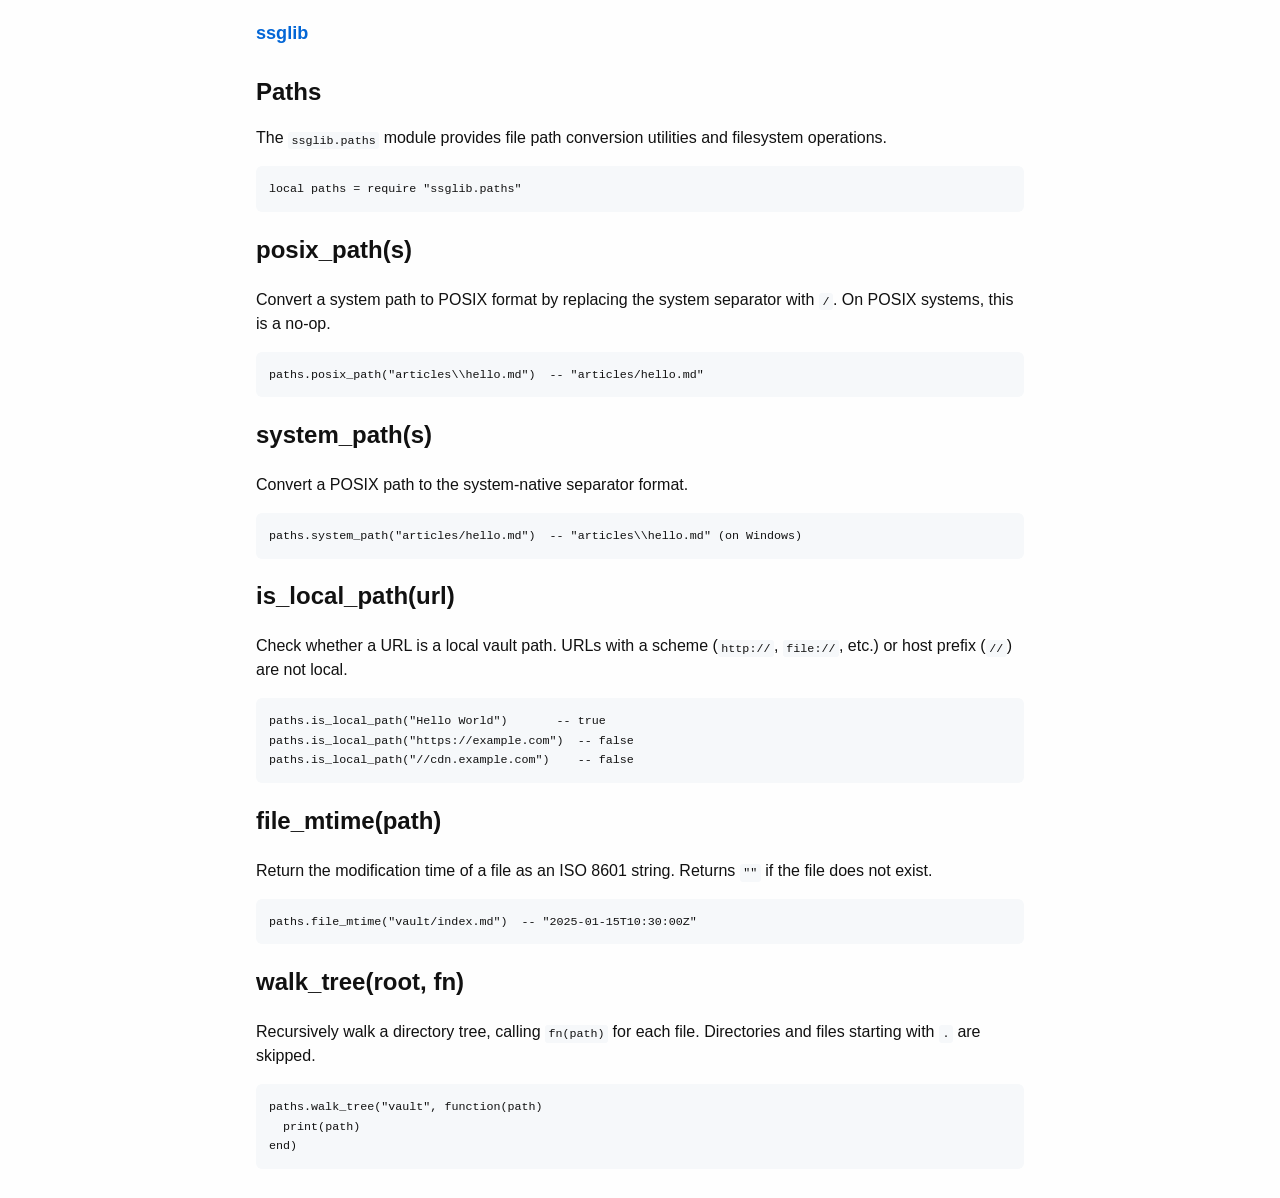
<file: docs/paths/index.html>
<!DOCTYPE html>
<html lang="en">
<head>
<meta charset="utf-8">
<meta content="width=device-width, initial-scale=1.0" name="viewport">
<style>*, *::before, *::after { box-sizing: border-box; }
body {
  color: #111;
  background-color: #fefefe;
  max-width: 50rem;
  padding: 0 1rem 1rem 1rem;
  margin: 0 auto;
  font-family: -apple-system, BlinkMacSystemFont, "Segoe UI", Roboto, Oxygen, Ubuntu, sans-serif;
  line-height: 1.5;
}
nav.top ul { display: flex; flex-wrap: wrap; list-style: none; margin: 0; padding: 0; align-items: end; }
nav.top li:not(:first-child)::before { display: inline-block; margin: 0 0.25rem; content: "|"; }
nav.top li:first-child { font-weight: bold; font-size: 1.13em; }
nav.top a { text-decoration: none; }
nav.top a:hover { text-decoration: underline; }
body > header { margin-top: 1.25rem; margin-bottom: 1.7rem; }
a { color: #0366d6; }
a:hover { color: #0550ae; }
pre { background-color: #f6f8fa; padding: 1em; overflow-x: auto; border-radius: 6px; }
code { font-size: 0.9em; }
:not(pre) > code { background-color: #f6f8fa; padding: 0.15em 0.3em; border-radius: 3px; }
article > h1 { margin-bottom: 0.5rem; }
.callout { border-left: 3px solid #d0d7de; padding: 0.5em 1em; margin: 1em 0; }
.callout-note { border-left-color: #0366d6; }
.callout-warning { border-left-color: #d29922; }
</style>
<title>ssglib – Paths</title>
</head>
<body>
<header><nav class="top">
<ul>
<li><a href="/ssglib/" title="Home">ssglib</a></li>
</ul>
</nav></header>
<main>
<article><h1>Paths</h1>
<p>The <code>ssglib.paths</code> module provides file path conversion
utilities and filesystem operations.</p>
<div class="sourceCode" id="cb1"><pre
class="sourceCode lua"><code class="sourceCode lua"><span id="cb1-1"><a href="#cb1-1" aria-hidden="true" tabindex="-1"></a><span class="kw">local</span> <span class="va">paths</span> <span class="op">=</span> <span class="fu">require</span> <span class="st">&quot;ssglib.paths&quot;</span></span></code></pre></div>
<h2>posix_path(s)</h2>
<p>Convert a system path to POSIX format by replacing the system
separator with <code>/</code>. On POSIX systems, this is a no-op.</p>
<div class="sourceCode" id="cb2"><pre
class="sourceCode lua"><code class="sourceCode lua"><span id="cb2-1"><a href="#cb2-1" aria-hidden="true" tabindex="-1"></a><span class="va">paths</span><span class="op">.</span>posix_path<span class="op">(</span><span class="st">&quot;articles</span><span class="sc">\\</span><span class="st">hello.md&quot;</span><span class="op">)</span>  <span class="co">-- &quot;articles/hello.md&quot;</span></span></code></pre></div>
<h2>system_path(s)</h2>
<p>Convert a POSIX path to the system-native separator format.</p>
<div class="sourceCode" id="cb3"><pre
class="sourceCode lua"><code class="sourceCode lua"><span id="cb3-1"><a href="#cb3-1" aria-hidden="true" tabindex="-1"></a><span class="va">paths</span><span class="op">.</span>system_path<span class="op">(</span><span class="st">&quot;articles/hello.md&quot;</span><span class="op">)</span>  <span class="co">-- &quot;articles\\hello.md&quot; (on Windows)</span></span></code></pre></div>
<h2>is_local_path(url)</h2>
<p>Check whether a URL is a local vault path. URLs with a scheme
(<code>http://</code>, <code>file://</code>, etc.) or host prefix
(<code>//</code>) are not local.</p>
<div class="sourceCode" id="cb4"><pre
class="sourceCode lua"><code class="sourceCode lua"><span id="cb4-1"><a href="#cb4-1" aria-hidden="true" tabindex="-1"></a><span class="va">paths</span><span class="op">.</span>is_local_path<span class="op">(</span><span class="st">&quot;Hello World&quot;</span><span class="op">)</span>       <span class="co">-- true</span></span>
<span id="cb4-2"><a href="#cb4-2" aria-hidden="true" tabindex="-1"></a><span class="va">paths</span><span class="op">.</span>is_local_path<span class="op">(</span><span class="st">&quot;https://example.com&quot;</span><span class="op">)</span>  <span class="co">-- false</span></span>
<span id="cb4-3"><a href="#cb4-3" aria-hidden="true" tabindex="-1"></a><span class="va">paths</span><span class="op">.</span>is_local_path<span class="op">(</span><span class="st">&quot;//cdn.example.com&quot;</span><span class="op">)</span>    <span class="co">-- false</span></span></code></pre></div>
<h2>file_mtime(path)</h2>
<p>Return the modification time of a file as an ISO 8601 string. Returns
<code>""</code> if the file does not exist.</p>
<div class="sourceCode" id="cb5"><pre
class="sourceCode lua"><code class="sourceCode lua"><span id="cb5-1"><a href="#cb5-1" aria-hidden="true" tabindex="-1"></a><span class="va">paths</span><span class="op">.</span>file_mtime<span class="op">(</span><span class="st">&quot;vault/index.md&quot;</span><span class="op">)</span>  <span class="co">-- &quot;2025-01-15T10:30:00Z&quot;</span></span></code></pre></div>
<h2>walk_tree(root, fn)</h2>
<p>Recursively walk a directory tree, calling <code>fn(path)</code> for
each file. Directories and files starting with <code>.</code> are
skipped.</p>
<div class="sourceCode" id="cb6"><pre
class="sourceCode lua"><code class="sourceCode lua"><span id="cb6-1"><a href="#cb6-1" aria-hidden="true" tabindex="-1"></a><span class="va">paths</span><span class="op">.</span>walk_tree<span class="op">(</span><span class="st">&quot;vault&quot;</span><span class="op">,</span> <span class="kw">function</span><span class="op">(</span><span class="va">path</span><span class="op">)</span></span>
<span id="cb6-2"><a href="#cb6-2" aria-hidden="true" tabindex="-1"></a>  <span class="fu">print</span><span class="op">(</span><span class="va">path</span><span class="op">)</span></span>
<span id="cb6-3"><a href="#cb6-3" aria-hidden="true" tabindex="-1"></a><span class="kw">end</span><span class="op">)</span></span></code></pre></div></article>
</main>
</body>
</html>
</file>
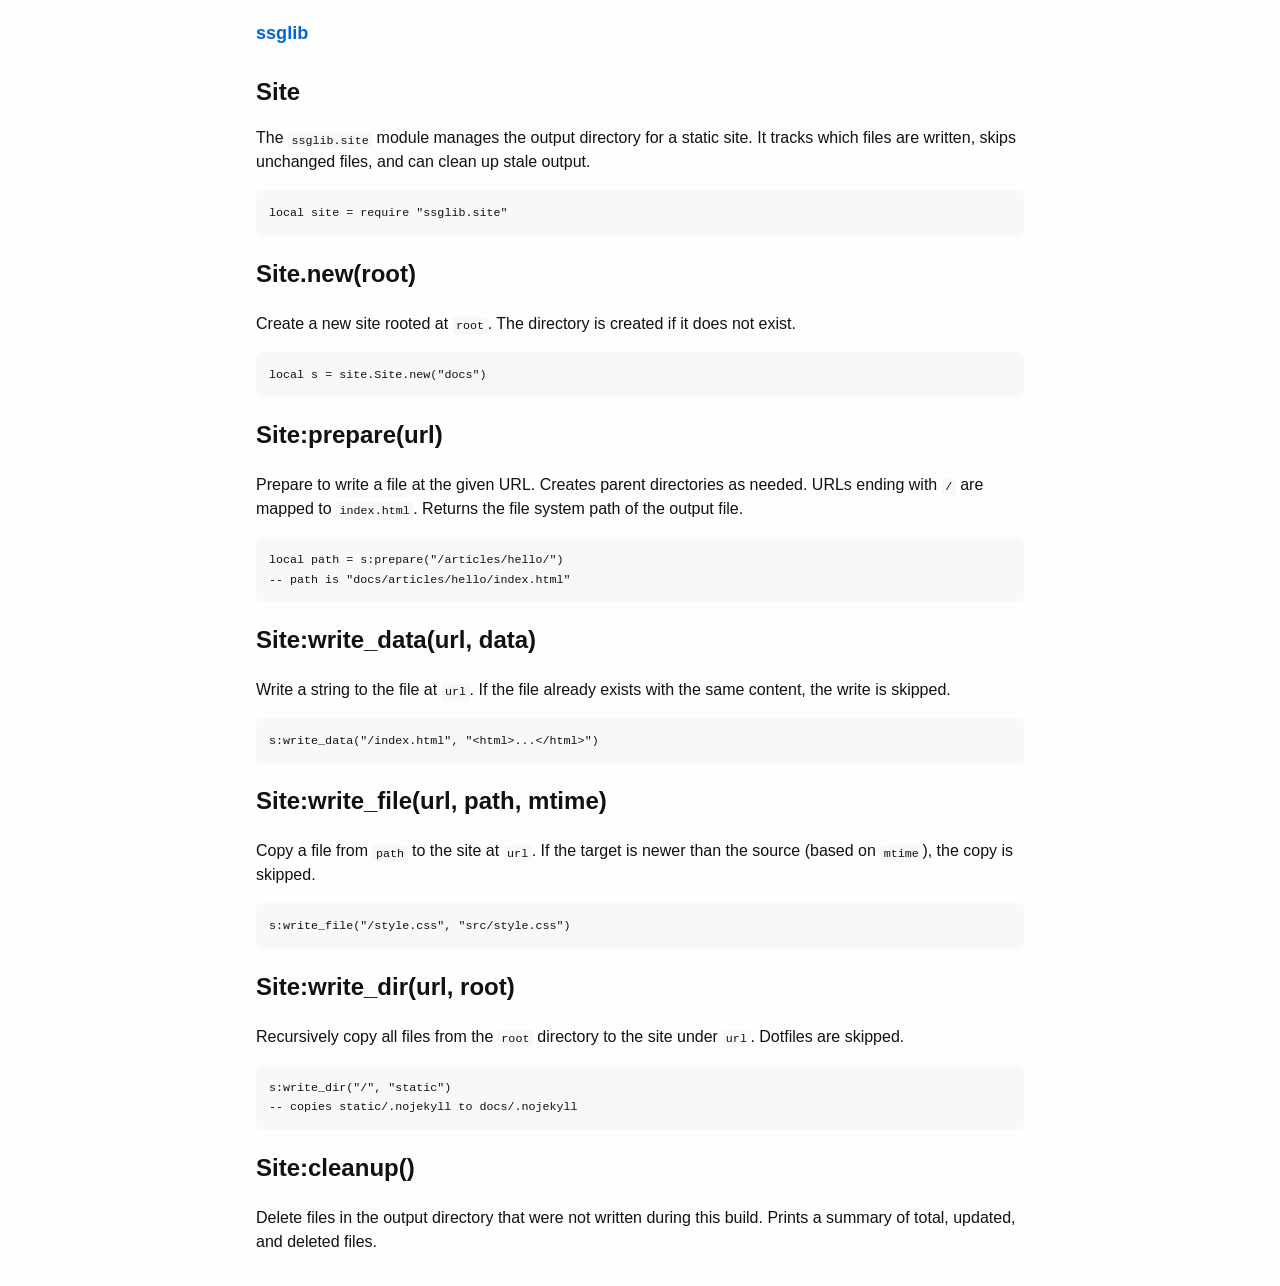
<file: docs/site/index.html>
<!DOCTYPE html>
<html lang="en">
<head>
<meta charset="utf-8">
<meta content="width=device-width, initial-scale=1.0" name="viewport">
<style>*, *::before, *::after { box-sizing: border-box; }
body {
  color: #111;
  background-color: #fefefe;
  max-width: 50rem;
  padding: 0 1rem 1rem 1rem;
  margin: 0 auto;
  font-family: -apple-system, BlinkMacSystemFont, "Segoe UI", Roboto, Oxygen, Ubuntu, sans-serif;
  line-height: 1.5;
}
nav.top ul { display: flex; flex-wrap: wrap; list-style: none; margin: 0; padding: 0; align-items: end; }
nav.top li:not(:first-child)::before { display: inline-block; margin: 0 0.25rem; content: "|"; }
nav.top li:first-child { font-weight: bold; font-size: 1.13em; }
nav.top a { text-decoration: none; }
nav.top a:hover { text-decoration: underline; }
body > header { margin-top: 1.25rem; margin-bottom: 1.7rem; }
a { color: #0366d6; }
a:hover { color: #0550ae; }
pre { background-color: #f6f8fa; padding: 1em; overflow-x: auto; border-radius: 6px; }
code { font-size: 0.9em; }
:not(pre) > code { background-color: #f6f8fa; padding: 0.15em 0.3em; border-radius: 3px; }
article > h1 { margin-bottom: 0.5rem; }
.callout { border-left: 3px solid #d0d7de; padding: 0.5em 1em; margin: 1em 0; }
.callout-note { border-left-color: #0366d6; }
.callout-warning { border-left-color: #d29922; }
</style>
<title>ssglib – Site</title>
</head>
<body>
<header><nav class="top">
<ul>
<li><a href="/ssglib/" title="Home">ssglib</a></li>
</ul>
</nav></header>
<main>
<article><h1>Site</h1>
<p>The <code>ssglib.site</code> module manages the output directory for
a static site. It tracks which files are written, skips unchanged files,
and can clean up stale output.</p>
<div class="sourceCode" id="cb1"><pre
class="sourceCode lua"><code class="sourceCode lua"><span id="cb1-1"><a href="#cb1-1" aria-hidden="true" tabindex="-1"></a><span class="kw">local</span> <span class="va">site</span> <span class="op">=</span> <span class="fu">require</span> <span class="st">&quot;ssglib.site&quot;</span></span></code></pre></div>
<h2>Site.new(root)</h2>
<p>Create a new site rooted at <code>root</code>. The directory is
created if it does not exist.</p>
<div class="sourceCode" id="cb2"><pre
class="sourceCode lua"><code class="sourceCode lua"><span id="cb2-1"><a href="#cb2-1" aria-hidden="true" tabindex="-1"></a><span class="kw">local</span> <span class="va">s</span> <span class="op">=</span> <span class="va">site</span><span class="op">.</span><span class="va">Site</span><span class="op">.</span>new<span class="op">(</span><span class="st">&quot;docs&quot;</span><span class="op">)</span></span></code></pre></div>
<h2>Site:prepare(url)</h2>
<p>Prepare to write a file at the given URL. Creates parent directories
as needed. URLs ending with <code>/</code> are mapped to
<code>index.html</code>. Returns the file system path of the output
file.</p>
<div class="sourceCode" id="cb3"><pre
class="sourceCode lua"><code class="sourceCode lua"><span id="cb3-1"><a href="#cb3-1" aria-hidden="true" tabindex="-1"></a><span class="kw">local</span> <span class="va">path</span> <span class="op">=</span> <span class="va">s</span><span class="op">:</span>prepare<span class="op">(</span><span class="st">&quot;/articles/hello/&quot;</span><span class="op">)</span></span>
<span id="cb3-2"><a href="#cb3-2" aria-hidden="true" tabindex="-1"></a><span class="co">-- path is &quot;docs/articles/hello/index.html&quot;</span></span></code></pre></div>
<h2>Site:write_data(url, data)</h2>
<p>Write a string to the file at <code>url</code>. If the file already
exists with the same content, the write is skipped.</p>
<div class="sourceCode" id="cb4"><pre
class="sourceCode lua"><code class="sourceCode lua"><span id="cb4-1"><a href="#cb4-1" aria-hidden="true" tabindex="-1"></a><span class="va">s</span><span class="op">:</span>write_data<span class="op">(</span><span class="st">&quot;/index.html&quot;</span><span class="op">,</span> <span class="st">&quot;&lt;html&gt;...&lt;/html&gt;&quot;</span><span class="op">)</span></span></code></pre></div>
<h2>Site:write_file(url, path, mtime)</h2>
<p>Copy a file from <code>path</code> to the site at <code>url</code>.
If the target is newer than the source (based on <code>mtime</code>),
the copy is skipped.</p>
<div class="sourceCode" id="cb5"><pre
class="sourceCode lua"><code class="sourceCode lua"><span id="cb5-1"><a href="#cb5-1" aria-hidden="true" tabindex="-1"></a><span class="va">s</span><span class="op">:</span>write_file<span class="op">(</span><span class="st">&quot;/style.css&quot;</span><span class="op">,</span> <span class="st">&quot;src/style.css&quot;</span><span class="op">)</span></span></code></pre></div>
<h2>Site:write_dir(url, root)</h2>
<p>Recursively copy all files from the <code>root</code> directory to
the site under <code>url</code>. Dotfiles are skipped.</p>
<div class="sourceCode" id="cb6"><pre
class="sourceCode lua"><code class="sourceCode lua"><span id="cb6-1"><a href="#cb6-1" aria-hidden="true" tabindex="-1"></a><span class="va">s</span><span class="op">:</span>write_dir<span class="op">(</span><span class="st">&quot;/&quot;</span><span class="op">,</span> <span class="st">&quot;static&quot;</span><span class="op">)</span></span>
<span id="cb6-2"><a href="#cb6-2" aria-hidden="true" tabindex="-1"></a><span class="co">-- copies static/.nojekyll to docs/.nojekyll</span></span></code></pre></div>
<h2>Site:cleanup()</h2>
<p>Delete files in the output directory that were not written during
this build. Prints a summary of total, updated, and deleted files.</p></article>
</main>
</body>
</html>
</file>
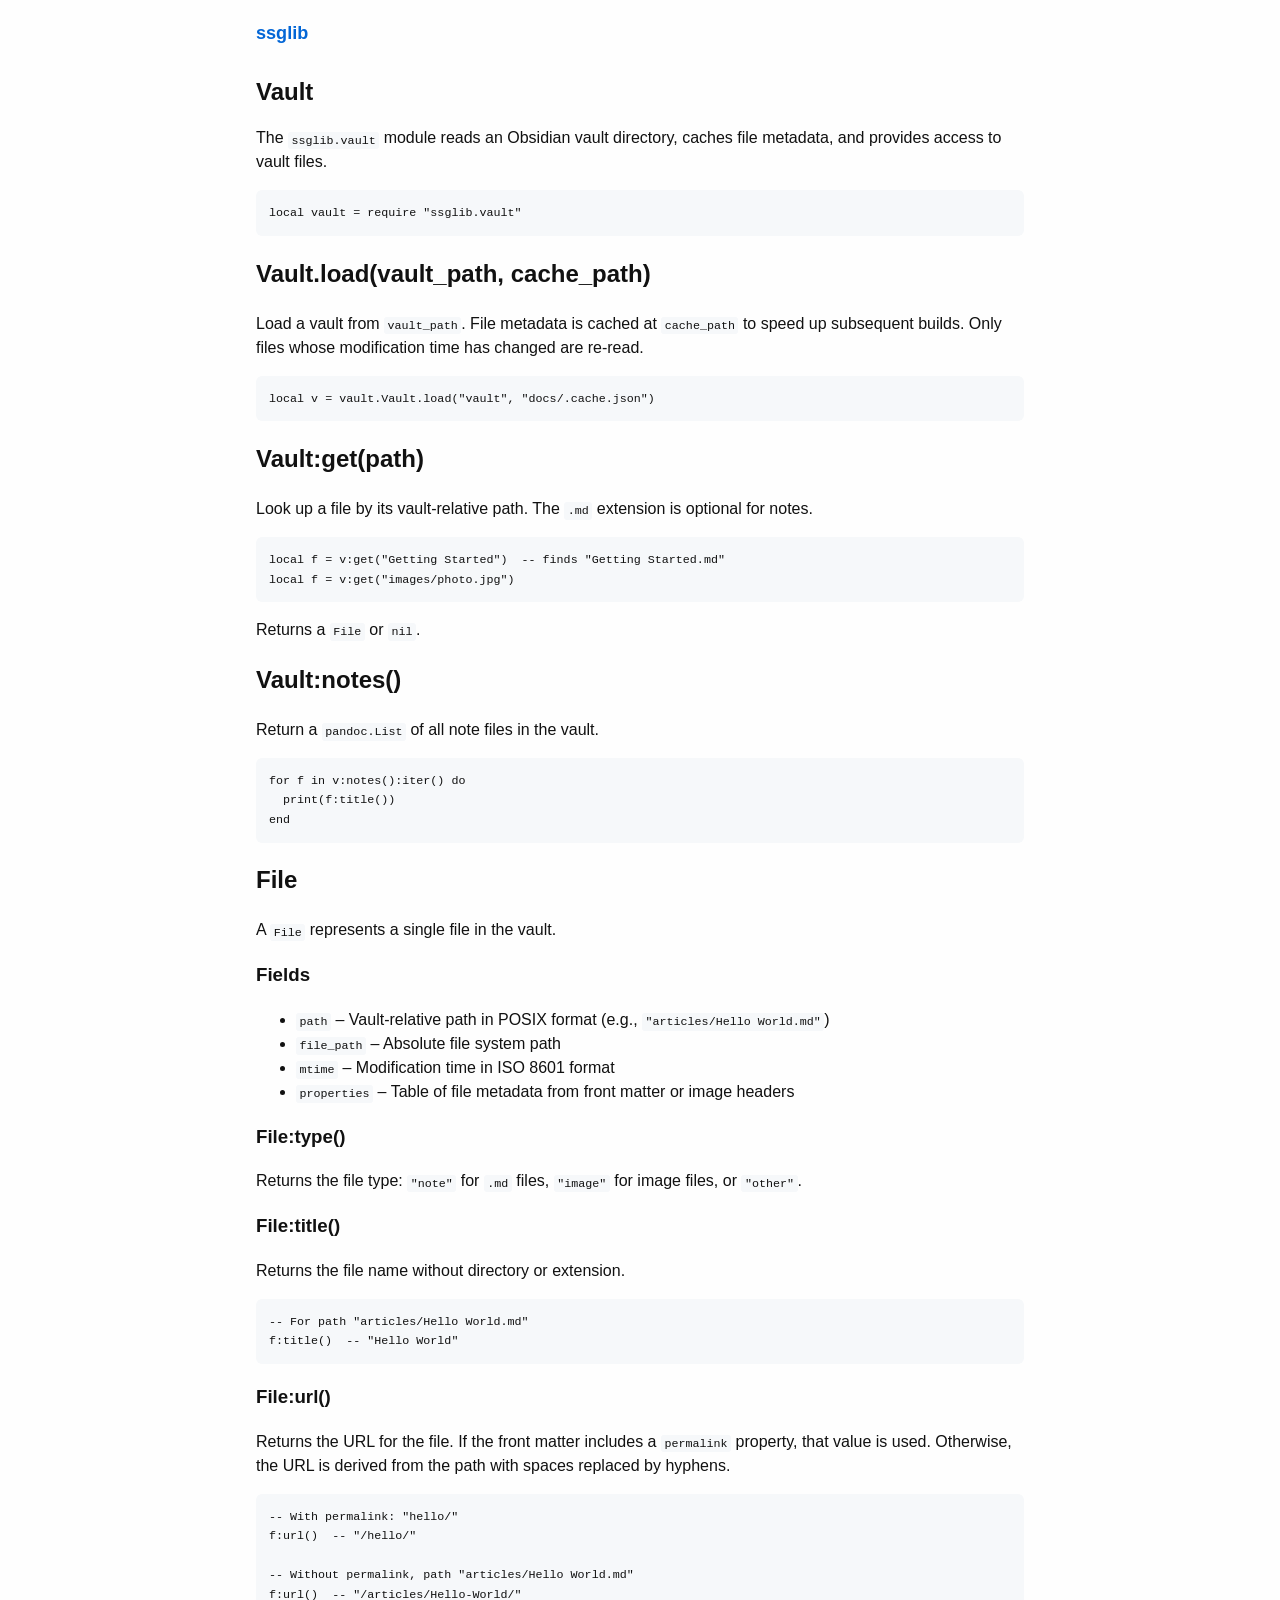
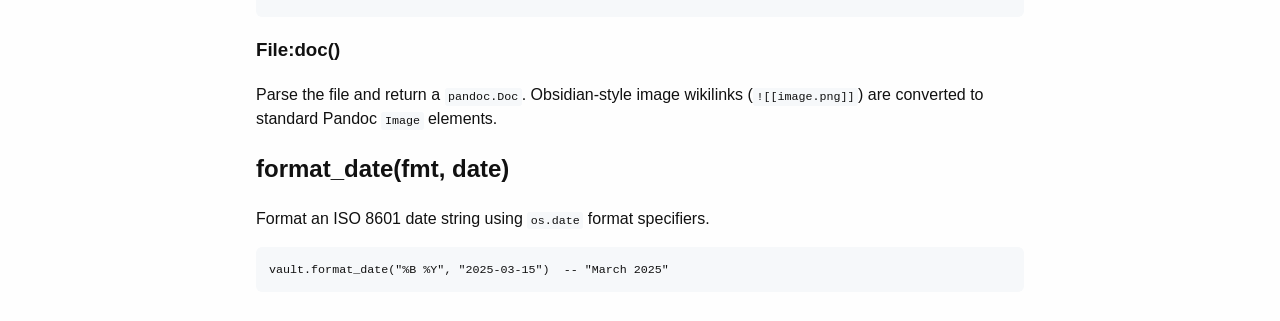
<file: docs/vault/index.html>
<!DOCTYPE html>
<html lang="en">
<head>
<meta charset="utf-8">
<meta content="width=device-width, initial-scale=1.0" name="viewport">
<style>*, *::before, *::after { box-sizing: border-box; }
body {
  color: #111;
  background-color: #fefefe;
  max-width: 50rem;
  padding: 0 1rem 1rem 1rem;
  margin: 0 auto;
  font-family: -apple-system, BlinkMacSystemFont, "Segoe UI", Roboto, Oxygen, Ubuntu, sans-serif;
  line-height: 1.5;
}
nav.top ul { display: flex; flex-wrap: wrap; list-style: none; margin: 0; padding: 0; align-items: end; }
nav.top li:not(:first-child)::before { display: inline-block; margin: 0 0.25rem; content: "|"; }
nav.top li:first-child { font-weight: bold; font-size: 1.13em; }
nav.top a { text-decoration: none; }
nav.top a:hover { text-decoration: underline; }
body > header { margin-top: 1.25rem; margin-bottom: 1.7rem; }
a { color: #0366d6; }
a:hover { color: #0550ae; }
pre { background-color: #f6f8fa; padding: 1em; overflow-x: auto; border-radius: 6px; }
code { font-size: 0.9em; }
:not(pre) > code { background-color: #f6f8fa; padding: 0.15em 0.3em; border-radius: 3px; }
article > h1 { margin-bottom: 0.5rem; }
.callout { border-left: 3px solid #d0d7de; padding: 0.5em 1em; margin: 1em 0; }
.callout-note { border-left-color: #0366d6; }
.callout-warning { border-left-color: #d29922; }
</style>
<title>ssglib – Vault</title>
</head>
<body>
<header><nav class="top">
<ul>
<li><a href="/ssglib/" title="Home">ssglib</a></li>
</ul>
</nav></header>
<main>
<article><h1>Vault</h1>
<p>The <code>ssglib.vault</code> module reads an Obsidian vault
directory, caches file metadata, and provides access to vault files.</p>
<div class="sourceCode" id="cb1"><pre
class="sourceCode lua"><code class="sourceCode lua"><span id="cb1-1"><a href="#cb1-1" aria-hidden="true" tabindex="-1"></a><span class="kw">local</span> <span class="va">vault</span> <span class="op">=</span> <span class="fu">require</span> <span class="st">&quot;ssglib.vault&quot;</span></span></code></pre></div>
<h2>Vault.load(vault_path, cache_path)</h2>
<p>Load a vault from <code>vault_path</code>. File metadata is cached at
<code>cache_path</code> to speed up subsequent builds. Only files whose
modification time has changed are re-read.</p>
<div class="sourceCode" id="cb2"><pre
class="sourceCode lua"><code class="sourceCode lua"><span id="cb2-1"><a href="#cb2-1" aria-hidden="true" tabindex="-1"></a><span class="kw">local</span> <span class="va">v</span> <span class="op">=</span> <span class="va">vault</span><span class="op">.</span><span class="va">Vault</span><span class="op">.</span>load<span class="op">(</span><span class="st">&quot;vault&quot;</span><span class="op">,</span> <span class="st">&quot;docs/.cache.json&quot;</span><span class="op">)</span></span></code></pre></div>
<h2>Vault:get(path)</h2>
<p>Look up a file by its vault-relative path. The <code>.md</code>
extension is optional for notes.</p>
<div class="sourceCode" id="cb3"><pre
class="sourceCode lua"><code class="sourceCode lua"><span id="cb3-1"><a href="#cb3-1" aria-hidden="true" tabindex="-1"></a><span class="kw">local</span> <span class="va">f</span> <span class="op">=</span> <span class="va">v</span><span class="op">:</span>get<span class="op">(</span><span class="st">&quot;Getting Started&quot;</span><span class="op">)</span>  <span class="co">-- finds &quot;Getting Started.md&quot;</span></span>
<span id="cb3-2"><a href="#cb3-2" aria-hidden="true" tabindex="-1"></a><span class="kw">local</span> <span class="va">f</span> <span class="op">=</span> <span class="va">v</span><span class="op">:</span>get<span class="op">(</span><span class="st">&quot;images/photo.jpg&quot;</span><span class="op">)</span></span></code></pre></div>
<p>Returns a <code>File</code> or <code>nil</code>.</p>
<h2>Vault:notes()</h2>
<p>Return a <code>pandoc.List</code> of all note files in the vault.</p>
<div class="sourceCode" id="cb4"><pre
class="sourceCode lua"><code class="sourceCode lua"><span id="cb4-1"><a href="#cb4-1" aria-hidden="true" tabindex="-1"></a><span class="cf">for</span> <span class="va">f</span> <span class="kw">in</span> <span class="va">v</span><span class="op">:</span>notes<span class="op">():</span>iter<span class="op">()</span> <span class="cf">do</span></span>
<span id="cb4-2"><a href="#cb4-2" aria-hidden="true" tabindex="-1"></a>  <span class="fu">print</span><span class="op">(</span><span class="va">f</span><span class="op">:</span>title<span class="op">())</span></span>
<span id="cb4-3"><a href="#cb4-3" aria-hidden="true" tabindex="-1"></a><span class="cf">end</span></span></code></pre></div>
<h2>File</h2>
<p>A <code>File</code> represents a single file in the vault.</p>
<h3>Fields</h3>
<ul>
<li><code>path</code> – Vault-relative path in POSIX format (e.g.,
<code>"articles/Hello World.md"</code>)</li>
<li><code>file_path</code> – Absolute file system path</li>
<li><code>mtime</code> – Modification time in ISO 8601 format</li>
<li><code>properties</code> – Table of file metadata from front matter
or image headers</li>
</ul>
<h3>File:type()</h3>
<p>Returns the file type: <code>"note"</code> for <code>.md</code>
files, <code>"image"</code> for image files, or
<code>"other"</code>.</p>
<h3>File:title()</h3>
<p>Returns the file name without directory or extension.</p>
<div class="sourceCode" id="cb5"><pre
class="sourceCode lua"><code class="sourceCode lua"><span id="cb5-1"><a href="#cb5-1" aria-hidden="true" tabindex="-1"></a><span class="co">-- For path &quot;articles/Hello World.md&quot;</span></span>
<span id="cb5-2"><a href="#cb5-2" aria-hidden="true" tabindex="-1"></a><span class="va">f</span><span class="op">:</span>title<span class="op">()</span>  <span class="co">-- &quot;Hello World&quot;</span></span></code></pre></div>
<h3>File:url()</h3>
<p>Returns the URL for the file. If the front matter includes a
<code>permalink</code> property, that value is used. Otherwise, the URL
is derived from the path with spaces replaced by hyphens.</p>
<div class="sourceCode" id="cb6"><pre
class="sourceCode lua"><code class="sourceCode lua"><span id="cb6-1"><a href="#cb6-1" aria-hidden="true" tabindex="-1"></a><span class="co">-- With permalink: &quot;hello/&quot;</span></span>
<span id="cb6-2"><a href="#cb6-2" aria-hidden="true" tabindex="-1"></a><span class="va">f</span><span class="op">:</span>url<span class="op">()</span>  <span class="co">-- &quot;/hello/&quot;</span></span>
<span id="cb6-3"><a href="#cb6-3" aria-hidden="true" tabindex="-1"></a></span>
<span id="cb6-4"><a href="#cb6-4" aria-hidden="true" tabindex="-1"></a><span class="co">-- Without permalink, path &quot;articles/Hello World.md&quot;</span></span>
<span id="cb6-5"><a href="#cb6-5" aria-hidden="true" tabindex="-1"></a><span class="va">f</span><span class="op">:</span>url<span class="op">()</span>  <span class="co">-- &quot;/articles/Hello-World/&quot;</span></span></code></pre></div>
<h3>File:doc()</h3>
<p>Parse the file and return a <code>pandoc.Doc</code>. Obsidian-style
image wikilinks (<code>![[image.png]]</code>) are converted to standard
Pandoc <code>Image</code> elements.</p>
<h2>format_date(fmt, date)</h2>
<p>Format an ISO 8601 date string using <code>os.date</code> format
specifiers.</p>
<div class="sourceCode" id="cb7"><pre
class="sourceCode lua"><code class="sourceCode lua"><span id="cb7-1"><a href="#cb7-1" aria-hidden="true" tabindex="-1"></a><span class="va">vault</span><span class="op">.</span>format_date<span class="op">(</span><span class="st">&quot;%B %Y&quot;</span><span class="op">,</span> <span class="st">&quot;2025-03-15&quot;</span><span class="op">)</span>  <span class="co">-- &quot;March 2025&quot;</span></span></code></pre></div></article>
</main>
</body>
</html>
</file>
